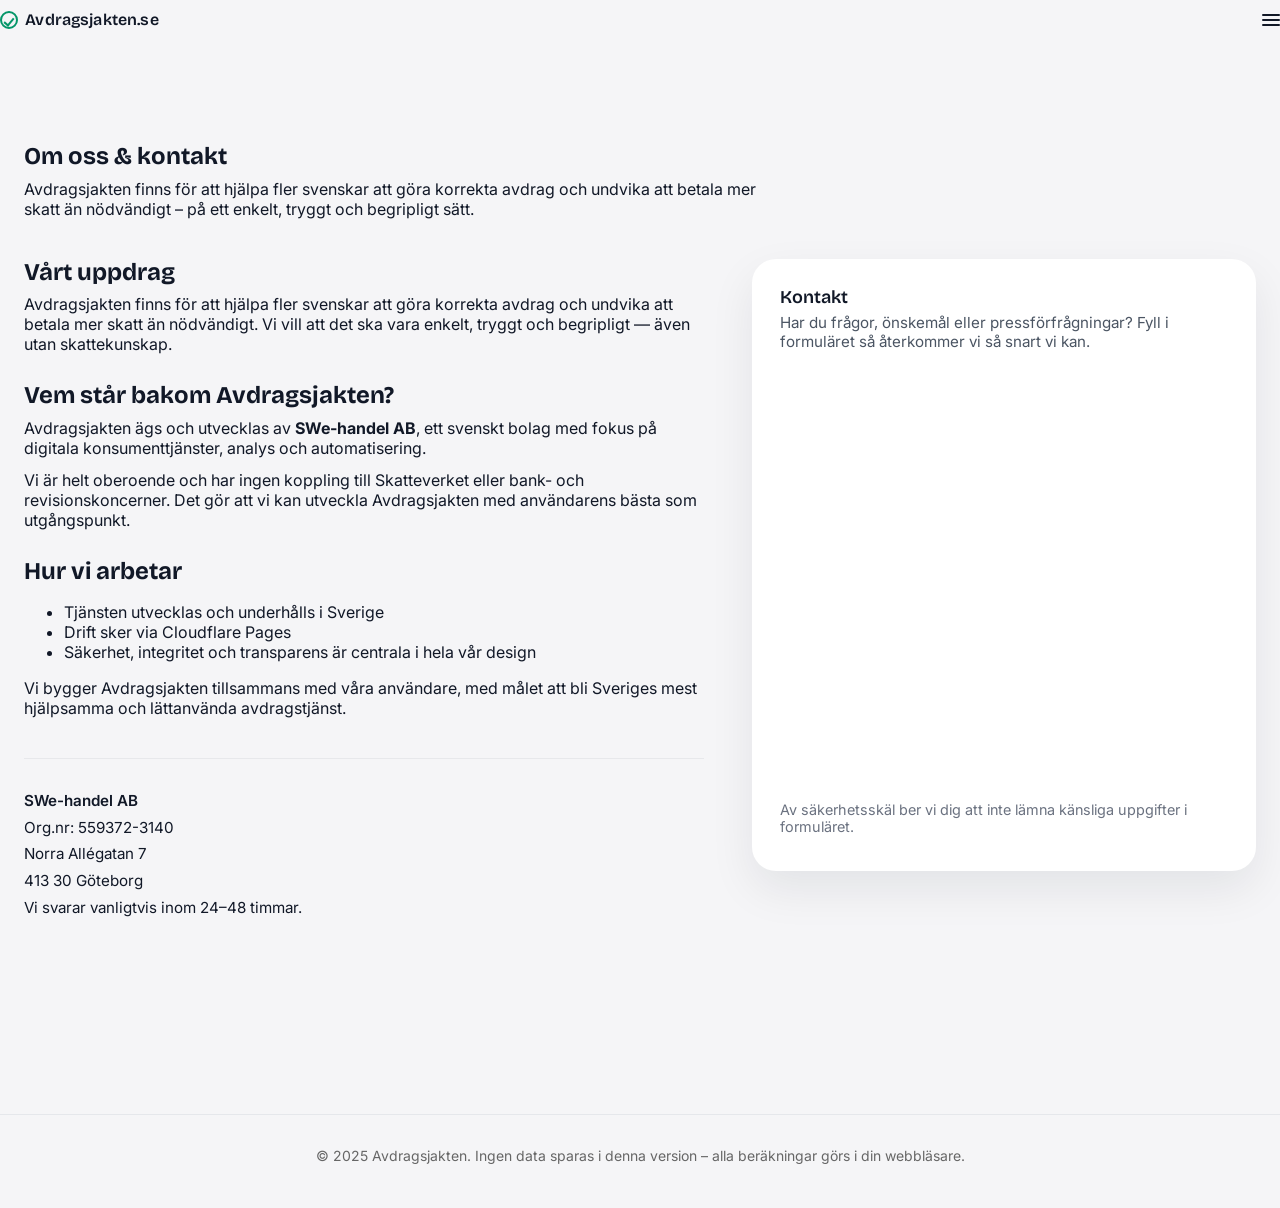
<file: om-oss-och-kontakt/index.html>
<!DOCTYPE html>
<html lang="sv">
<head>
  <!-- Google Fonts -->
  <link rel="preconnect" href="https://fonts.googleapis.com">
  <link rel="preconnect" href="https://fonts.gstatic.com" crossorigin>
  <link href="https://fonts.googleapis.com/css2?family=Bricolage+Grotesque:wght@600;700&family=Inter:wght@400;500;600&display=swap" rel="stylesheet">

  <!-- GA4 -->
  <script async src="https://www.googletagmanager.com/gtag/js?id=G-LYDQZ362WC"></script>
  <script>
    window.dataLayer = window.dataLayer || [];
    function gtag(){dataLayer.push(arguments);}
    gtag('js', new Date());
    gtag('config', 'G-LYDQZ362WC');
  </script>

  <!-- Favicons -->
  <link rel="icon" type="image/png" sizes="32x32" href="/favicon-32.png">
  <link rel="icon" type="image/png" sizes="192x192" href="/favicon-192.png">
  <link rel="shortcut icon" href="/favicon.ico">
  <link rel="apple-touch-icon" sizes="180x180" href="/apple-touch-icon.png">
  <link rel="manifest" href="/site.webmanifest">

  <meta charset="UTF-8" />
  <title>Om oss &amp; kontakt – Avdragsjakten.se</title>
  <meta name="viewport" content="width=device-width, initial-scale=1, maximum-scale=1" />
  <meta name="description" content="Läs mer om vilka som står bakom Avdragsjakten.se, hur vi arbetar och kontakta oss om frågor, önskemål eller pressförfrågningar." />

  <link rel="stylesheet" href="/styles.css" />

  <!-- Sid-specifik styling för om-oss/kontakt -->
  <style>
    .ak-section--about {
      padding-top: 3.5rem;
      padding-bottom: 4rem;
    }

    .ak-section--about .ak-section-header {
      margin-bottom: 2.5rem;
      max-width: 48rem;
    }

    .ak-contact-grid {
      display: grid;
      grid-template-columns: minmax(0, 1.35fr) minmax(0, 1fr);
      gap: 3rem;
      align-items: flex-start;
    }

    @media (max-width: 900px) {
      .ak-contact-grid {
        grid-template-columns: 1fr;
        gap: 2.5rem;
      }
    }

    .ak-contact-main .ak-block + .ak-block {
      margin-top: 1.75rem;
    }

    .ak-contact-form-card {
      background: var(--color-surface, #ffffff);
      border-radius: 1.5rem;
      box-shadow: 0 18px 45px rgba(15, 23, 42, 0.08);
      padding: 1.75rem 1.75rem 1.5rem;
    }

    @media (max-width: 600px) {
      .ak-contact-form-card {
        padding: 1.4rem 1.25rem 1.25rem;
        border-radius: 1.25rem;
      }
    }

    .ak-contact-form-title {
      font-size: 1.125rem;
      font-weight: 600;
      margin-bottom: 0.35rem;
    }

    .ak-contact-form-intro {
      font-size: 0.95rem;
      color: #4b5563;
      margin-bottom: 1rem;
    }

    .ak-contact-form-embed iframe {
      width: 100%;
      max-width: 100%;
      border: 0;
      border-radius: 1rem;
      display: block;
      margin: 0 auto;
      min-height: 420px;
    }

    .ak-contact-footnote {
      margin-top: 0.85rem;
      font-size: 0.9rem;
      color: #6b7280;
    }

    .ak-contact-company {
      margin-top: 2.5rem;
      padding-top: 1.75rem;
      border-top: 1px solid rgba(15, 23, 42, 0.06);
      font-size: 0.95rem;
      line-height: 1.6;
    }

    .ak-contact-company p {
      margin: 0.15rem 0;
    }

    .ak-contact-company strong {
      font-weight: 600;
    }
  </style>
</head>

<body>
  <header class="ak-header">
    <div class="ak-container ak-header-inner">
      <a href="/" class="ak-logo">
        <span class="ak-logo-mark" aria-hidden="true"></span>
        <span class="ak-logo-text">Avdragsjakten.se</span>
      </a>

      <button
        class="ak-menu-toggle"
        type="button"
        aria-expanded="false"
        aria-controls="akMainMenu"
      >
        <span class="ak-menu-icon" aria-hidden="true">
          <span></span>
          <span></span>
          <span></span>
        </span>
      </button>
    </div>

    <nav id="akMainMenu" class="ak-menu-panel" aria-hidden="true">
      <div class="ak-menu-backdrop" data-ak-menu-close></div>
      <div class="ak-menu-sheet">
        <button
          class="ak-menu-close"
          type="button"
          data-ak-menu-close
          aria-label="Stäng meny"
        >
          Stäng
        </button>
        <ul class="ak-menu-list">
          <li><a href="/sa-funkar-det/" data-ak-menu-close>Så funkar Avdragsjakten</a></li>
          <li><a href="/faq/" data-ak-menu-close>Vanliga frågor</a></li>
          <li><a href="/sekretess/" data-ak-menu-close>Sekretess &amp; säkerhet</a></li>
          <li><a href="/om-oss/" data-ak-menu-close>Om oss / Kontakt</a></li>
        </ul>
      </div>
    </nav>
  </header>

  <main class="ak-main">
    <section id="about" class="ak-section ak-section--about">
      <div class="ak-container">
        <header class="ak-section-header">
          <h1 class="ak-heading-1">Om oss &amp; kontakt</h1>
          <p class="ak-lead">
            Avdragsjakten finns för att hjälpa fler svenskar att göra korrekta avdrag
            och undvika att betala mer skatt än nödvändigt – på ett enkelt, tryggt
            och begripligt sätt.
          </p>
        </header>

        <div class="ak-contact-grid">
          <!-- Vänster kolumn: text om oss -->
          <div class="ak-contact-main">
            <div class="ak-block">
              <h2 class="ak-heading-2">Vårt uppdrag</h2>
              <p>
                Avdragsjakten finns för att hjälpa fler svenskar att göra korrekta avdrag
                och undvika att betala mer skatt än nödvändigt.
                Vi vill att det ska vara enkelt, tryggt och begripligt — även utan skattekunskap.
              </p>
            </div>

            <div class="ak-block">
              <h2 class="ak-heading-2">Vem står bakom Avdragsjakten?</h2>
              <p>
                Avdragsjakten ägs och utvecklas av <strong>SWe-handel AB</strong>, ett svenskt bolag
                med fokus på digitala konsumenttjänster, analys och automatisering.
              </p>
              <p>
                Vi är helt oberoende och har ingen koppling till Skatteverket eller bank- och
                revisionskoncerner. Det gör att vi kan utveckla Avdragsjakten med användarens
                bästa som utgångspunkt.
              </p>
            </div>

            <div class="ak-block">
              <h2 class="ak-heading-2">Hur vi arbetar</h2>
              <ul>
                <li>Tjänsten utvecklas och underhålls i Sverige</li>
                <li>Drift sker via Cloudflare Pages</li>
                <li>Säkerhet, integritet och transparens är centrala i hela vår design</li>
              </ul>
              <p>
                Vi bygger Avdragsjakten tillsammans med våra användare, med målet att bli
                Sveriges mest hjälpsamma och lättanvända avdragstjänst.
              </p>
            </div>

            <div class="ak-contact-company">
              <p><strong>SWe-handel AB</strong></p>
              <p>Org.nr: 559372-3140</p>
              <p>Norra Allégatan 7</p>
              <p>413 30 Göteborg</p>
              <p>Vi svarar vanligtvis inom 24–48 timmar.</p>
            </div>
          </div>

          <!-- Höger kolumn: kontaktformulär -->
          <aside class="ak-contact-form-card">
            <h2 class="ak-contact-form-title">Kontakt</h2>
            <p class="ak-contact-form-intro">
              Har du frågor, önskemål eller pressförfrågningar?
              Fyll i formuläret så återkommer vi så snart vi kan.
            </p>

            <div class="ak-contact-form-embed">
              <iframe
                src="https://33cff84e.sibforms.com/serve/[base64]"
                frameborder="0"
                scrolling="no"
                allowfullscreen
              ></iframe>
            </div>

            <p class="ak-contact-footnote">
              Av säkerhetsskäl ber vi dig att inte lämna känsliga uppgifter i formuläret.
            </p>
          </aside>
        </div>
      </div>
    </section>
  </main>

  <footer class="ak-footer">
    <div class="ak-container">
      <p>© 2025 Avdragsjakten. Ingen data sparas i denna version – alla beräkningar görs i din webbläsare.</p>
    </div>
  </footer>

  <script>
    // Dynamiskt år (om vi skulle lägga in span#year senare)
    const yearEl = document.getElementById("year");
    if (yearEl) {
      yearEl.textContent = new Date().getFullYear();
    }

    /* === Header & meny === */
    const akHeader = document.querySelector(".ak-header");
    const akMenuToggle = document.querySelector(".ak-menu-toggle");
    const akMenuPanel = document.getElementById("akMainMenu");

    if (akMenuToggle && akMenuPanel) {
      akMenuToggle.addEventListener("click", () => {
        const isOpen = akMenuPanel.classList.toggle("is-open");
        akMenuToggle.classList.toggle("is-open", isOpen);
        akMenuToggle.setAttribute("aria-expanded", isOpen ? "true" : "false");
        akMenuPanel.setAttribute("aria-hidden", isOpen ? "false" : "true");
      });

      akMenuPanel.addEventListener("click", (event) => {
        const target = event.target;
        if (
          target.matches("[data-ak-menu-close]") ||
          target.closest("[data-ak-menu-close]")
        ) {
          akMenuPanel.classList.remove("is-open");
          akMenuToggle.classList.remove("is-open");
          akMenuToggle.setAttribute("aria-expanded", "false");
          akMenuPanel.setAttribute("aria-hidden", "true");
        }
      });
    }

    // Subtil skugga när man scrollar
    window.addEventListener("scroll", () => {
      if (!akHeader) return;
      akHeader.classList.toggle("ak-header-scrolled", window.scrollY > 4);
    });
  </script>
</body>
</html>
</file>
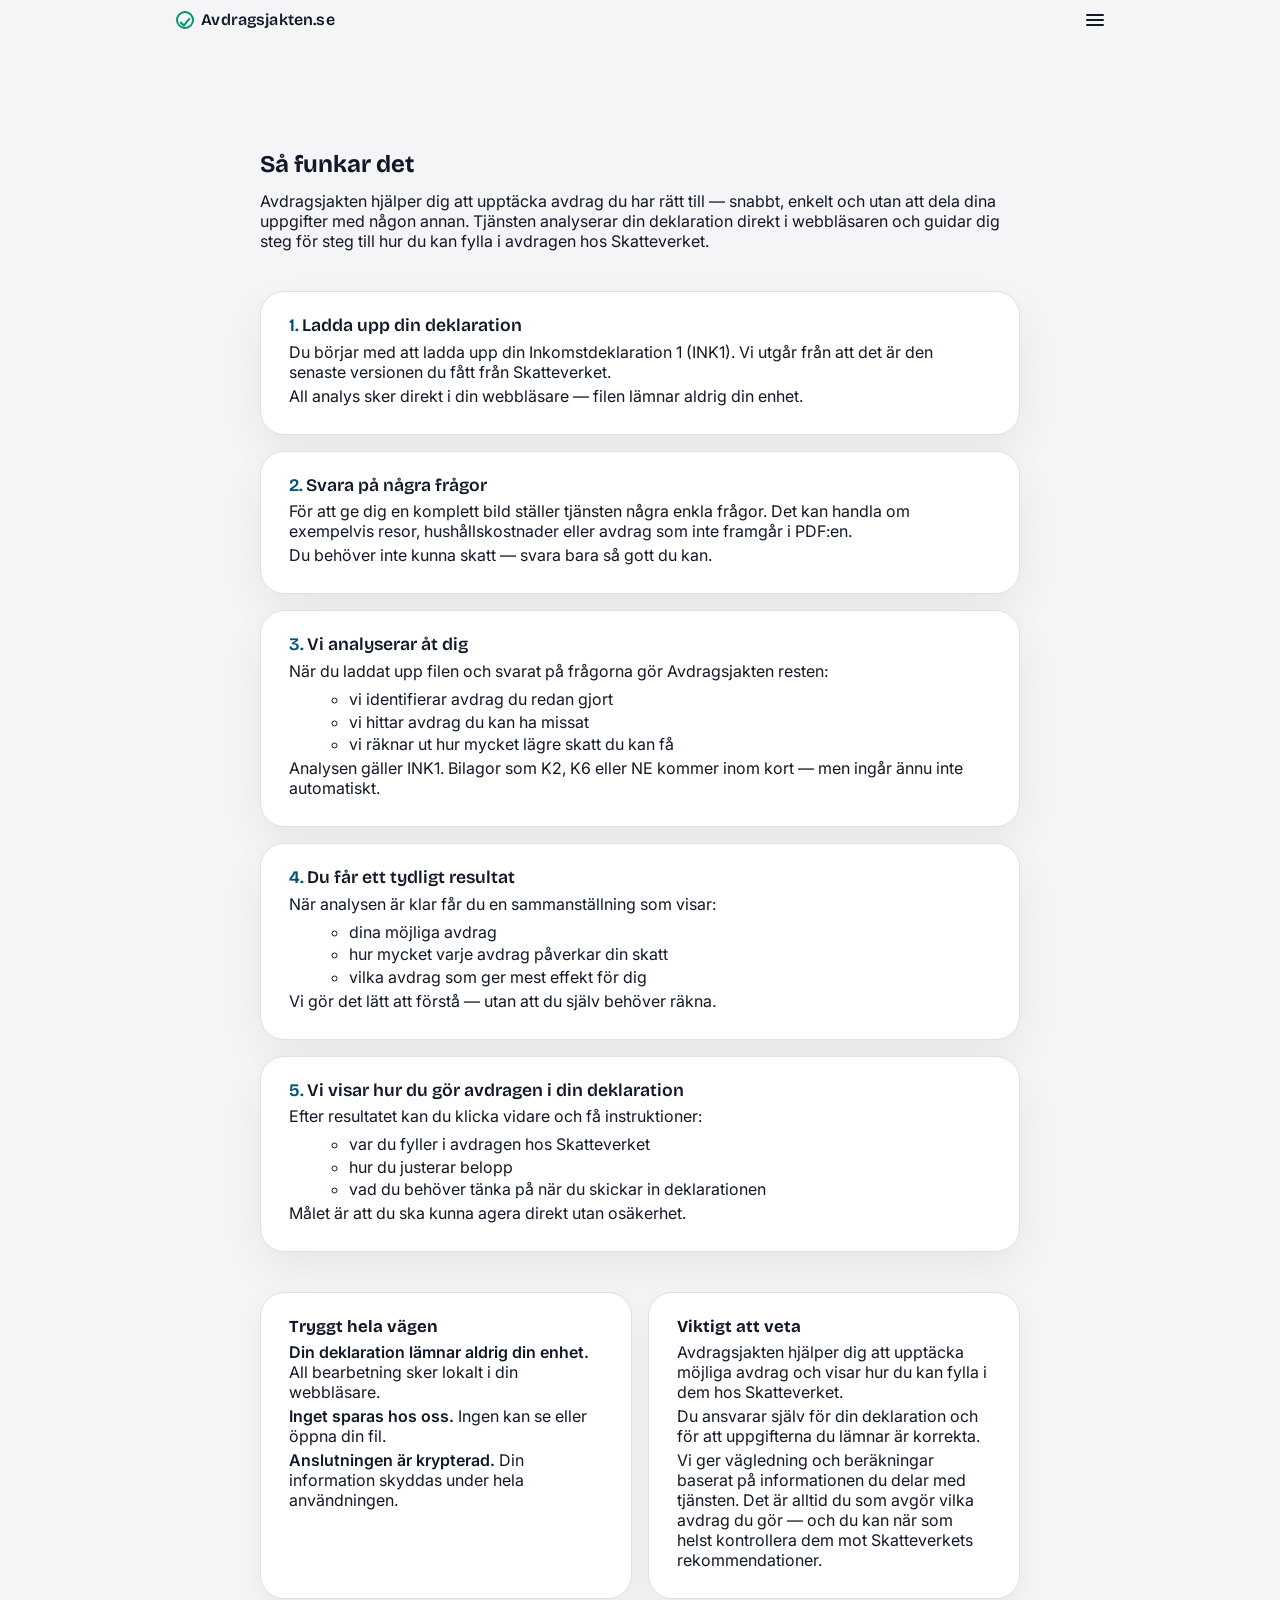
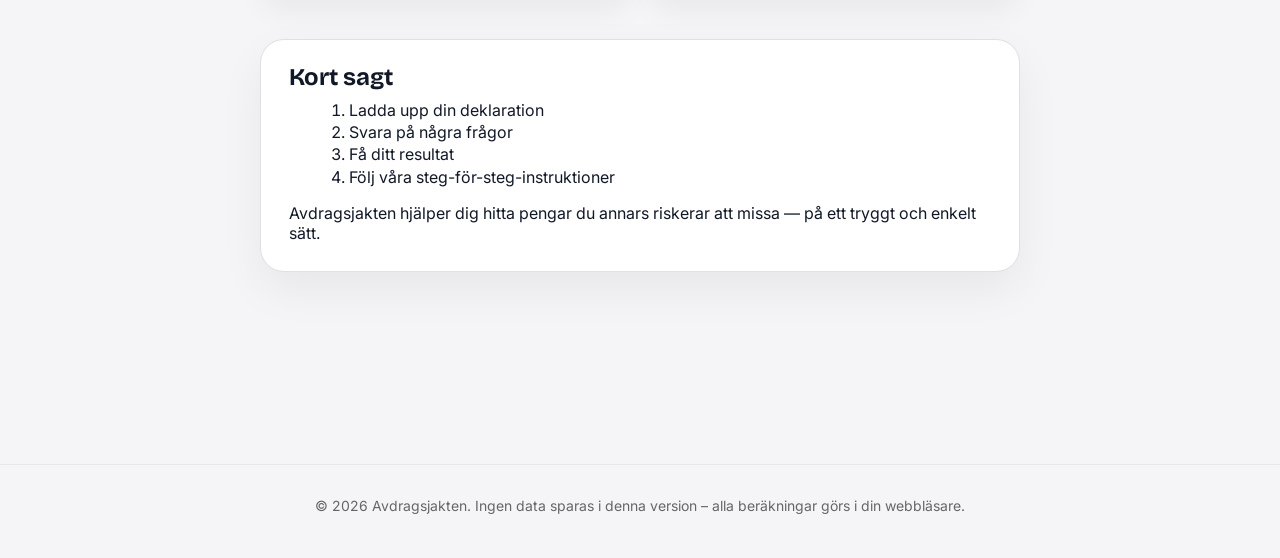
<file: sa-funkar-det/index.html>
<!DOCTYPE html>
<html lang="sv">
<head>
  <!-- Google Fonts -->
  <link rel="preconnect" href="https://fonts.googleapis.com">
  <link rel="preconnect" href="https://fonts.gstatic.com" crossorigin>
  <link href="https://fonts.googleapis.com/css2?family=Bricolage+Grotesque:wght@600;700&family=Inter:wght@400;500;600&display=swap" rel="stylesheet">

  <!-- GA4 -->
  <script async src="https://www.googletagmanager.com/gtag/js?id=G-LYDQZ362WC"></script>
  <script>
    window.dataLayer = window.dataLayer || [];
    function gtag(){dataLayer.push(arguments);}
    gtag('js', new Date());
    gtag('config', 'G-LYDQZ362WC');
  </script>

  <!-- Favicons -->
  <link rel="icon" type="image/png" sizes="32x32" href="/favicon-32.png">
  <link rel="icon" type="image/png" sizes="192x192" href="/favicon-192.png">
  <link rel="shortcut icon" href="/favicon.ico">
  <link rel="apple-touch-icon" sizes="180x180" href="/apple-touch-icon.png">
  <link rel="manifest" href="/site.webmanifest">

  <meta charset="UTF-8" />
  <title>Så funkar Avdragsjakten – steg för steg</title>
  <meta name="viewport" content="width=device-width, initial-scale=1, maximum-scale=1" />
  <meta name="description" content="Se hur Avdragsjakten fungerar steg för steg – från att ladda upp din deklaration till att få tydliga avdrag och instruktioner för Skatteverket." />

  <link rel="stylesheet" href="/styles.css" />

  <!-- Lokal layout för denna sida -->
  <style>
    .ak-section--how-page {
      padding-top: 4rem;
      padding-bottom: 4rem;
    }

    .ak-how-container {
      max-width: 760px;
      margin: 0 auto;
    }

    .ak-section-header {
      margin-bottom: 2.5rem;
    }

    .ak-section-header .ak-heading-1 {
      margin-bottom: 0.75rem;
    }

    .ak-section-header .ak-lead {
      max-width: 52rem;
    }

    .ak-steps-list {
      list-style: none;
      padding: 0;
      margin: 0 0 2.5rem;
      display: flex;
      flex-direction: column;
      gap: 1rem;
    }

    .ak-step-card {
      background: #ffffff;
      border-radius: 24px;
      border: 1px solid var(--color-border, #e2e8f0);
      padding: 1.5rem 1.75rem;
      box-shadow: 0 18px 45px rgba(15, 23, 42, 0.06);
    }

    .ak-step-card + .ak-step-card {
      margin-top: 0;
    }

    .ak-step-title {
      font-size: 1.1rem;
      font-weight: 600;
      margin: 0 0 0.35rem;
    }

    .ak-step-number {
      display: inline-block;
      font-weight: 600;
      margin-right: 0.2rem;
      color: var(--color-primary, #005078);
    }

    .ak-step-card p {
      margin: 0.25rem 0;
    }

    .ak-step-card ul {
      margin: 0.5rem 0 0.25rem 1.25rem;
    }

    .ak-step-card li + li {
      margin-top: 0.15rem;
    }

    .ak-how-grid {
      display: flex;
      flex-direction: column;
      gap: 1rem;
      margin-bottom: 2.5rem;
    }

    .ak-how-grid .ak-step-card {
      box-shadow: 0 12px 30px rgba(15, 23, 42, 0.05);
    }

    .ak-how-grid h2.ak-heading-2 {
      margin-top: 0;
      margin-bottom: 0.35rem;
      font-size: 1.05rem;
    }

    .ak-how-grid strong {
      font-weight: 600;
    }

    .ak-summary-card {
      margin-bottom: 0;
    }

    .ak-summary-card ol {
      margin: 0.5rem 0 1rem 1.25rem;
    }

    .ak-summary-card li + li {
      margin-top: 0.15rem;
    }

    @media (min-width: 900px) {
      .ak-how-grid {
        flex-direction: row;
      }
      .ak-how-grid > .ak-step-card {
        width: 50%;
      }
    }
  </style>
</head>

<body>
  <header class="ak-header">
    <div class="container ak-header-inner">
      <a href="/" class="ak-logo">
        <span class="ak-logo-mark" aria-hidden="true"></span>
        <span class="ak-logo-text">Avdragsjakten.se</span>
      </a>

      <button
        class="ak-menu-toggle"
        type="button"
        aria-expanded="false"
        aria-controls="akMainMenu"
      >
        <span class="ak-menu-icon" aria-hidden="true">
          <span></span>
          <span></span>
          <span></span>
        </span>
      </button>
    </div>

    <nav id="akMainMenu" class="ak-menu-panel" aria-hidden="true">
      <div class="ak-menu-backdrop" data-ak-menu-close></div>
      <div class="ak-menu-sheet">
        <button
          class="ak-menu-close"
          type="button"
          data-ak-menu-close
          aria-label="Stäng meny"
        >
          Stäng
        </button>
        <ul class="ak-menu-list">
          <li><a href="/sa-funkar-det" data-ak-menu-close>Så funkar Avdragsjakten</a></li>
          <li><a href="/faq" data-ak-menu-close>Vanliga frågor</a></li>
          <li><a href="/sekretess" data-ak-menu-close>Sekretess &amp; säkerhet</a></li>
          <li><a href="#about" data-ak-menu-close>Om oss / Kontakt</a></li>
        </ul>
      </div>
    </nav>
  </header>

  <main class="ak-main">
    <section class="ak-section ak-section--how-page">
      <div class="ak-container ak-how-container">

        <header class="ak-section-header">
          <h1 class="ak-heading-1">Så funkar det</h1>
          <p class="ak-lead">
            Avdragsjakten hjälper dig att upptäcka avdrag du har rätt till — snabbt, enkelt och utan att
            dela dina uppgifter med någon annan. Tjänsten analyserar din deklaration direkt i webbläsaren och
            guidar dig steg för steg till hur du kan fylla i avdragen hos Skatteverket.
          </p>
        </header>

        <ol class="ak-steps-list">
          <li class="ak-step-card">
            <h2 class="ak-step-title">
              <span class="ak-step-number">1.</span>Ladda upp din deklaration
            </h2>
            <p>Du börjar med att ladda upp din Inkomstdeklaration 1 (INK1). Vi utgår från att det är den senaste versionen du fått från Skatteverket.</p>
            <p>All analys sker direkt i din webbläsare — filen lämnar aldrig din enhet.</p>
          </li>

          <li class="ak-step-card">
            <h2 class="ak-step-title">
              <span class="ak-step-number">2.</span>Svara på några frågor
            </h2>
            <p>För att ge dig en komplett bild ställer tjänsten några enkla frågor. Det kan handla om exempelvis resor, hushållskostnader eller avdrag som inte framgår i PDF:en.</p>
            <p>Du behöver inte kunna skatt — svara bara så gott du kan.</p>
          </li>

          <li class="ak-step-card">
            <h2 class="ak-step-title">
              <span class="ak-step-number">3.</span>Vi analyserar åt dig
            </h2>
            <p>När du laddat upp filen och svarat på frågorna gör Avdragsjakten resten:</p>
            <ul>
              <li>vi identifierar avdrag du redan gjort</li>
              <li>vi hittar avdrag du kan ha missat</li>
              <li>vi räknar ut hur mycket lägre skatt du kan få</li>
            </ul>
            <p>Analysen gäller INK1. Bilagor som K2, K6 eller NE kommer inom kort — men ingår ännu inte automatiskt.</p>
          </li>

          <li class="ak-step-card">
            <h2 class="ak-step-title">
              <span class="ak-step-number">4.</span>Du får ett tydligt resultat
            </h2>
            <p>När analysen är klar får du en sammanställning som visar:</p>
            <ul>
              <li>dina möjliga avdrag</li>
              <li>hur mycket varje avdrag påverkar din skatt</li>
              <li>vilka avdrag som ger mest effekt för dig</li>
            </ul>
            <p>Vi gör det lätt att förstå — utan att du själv behöver räkna.</p>
          </li>

          <li class="ak-step-card">
            <h2 class="ak-step-title">
              <span class="ak-step-number">5.</span>Vi visar hur du gör avdragen i din deklaration
            </h2>
            <p>Efter resultatet kan du klicka vidare och få instruktioner:</p>
            <ul>
              <li>var du fyller i avdragen hos Skatteverket</li>
              <li>hur du justerar belopp</li>
              <li>vad du behöver tänka på när du skickar in deklarationen</li>
            </ul>
            <p>Målet är att du ska kunna agera direkt utan osäkerhet.</p>
          </li>
        </ol>

        <div class="ak-how-grid">
          <section class="ak-step-card">
            <h2 class="ak-heading-2">Tryggt hela vägen</h2>
            <p><strong>Din deklaration lämnar aldrig din enhet.</strong> All bearbetning sker lokalt i din webbläsare.</p>
            <p><strong>Inget sparas hos oss.</strong> Ingen kan se eller öppna din fil.</p>
            <p><strong>Anslutningen är krypterad.</strong> Din information skyddas under hela användningen.</p>
          </section>

          <section class="ak-step-card">
            <h2 class="ak-heading-2">Viktigt att veta</h2>
            <p>Avdragsjakten hjälper dig att upptäcka möjliga avdrag och visar hur du kan fylla i dem hos Skatteverket.</p>
            <p>Du ansvarar själv för din deklaration och för att uppgifterna du lämnar är korrekta.</p>
            <p>Vi ger vägledning och beräkningar baserat på informationen du delar med tjänsten. Det är alltid du som avgör vilka avdrag du gör — och du kan när som helst kontrollera dem mot Skatteverkets rekommendationer.</p>
          </section>
        </div>

        <section class="ak-step-card ak-summary-card">
          <h2 class="ak-heading-2">Kort sagt</h2>
          <ol>
            <li>Ladda upp din deklaration</li>
            <li>Svara på några frågor</li>
            <li>Få ditt resultat</li>
            <li>Följ våra steg-för-steg-instruktioner</li>
          </ol>
          <p>Avdragsjakten hjälper dig hitta pengar du annars riskerar att missa — på ett tryggt och enkelt sätt.</p>
        </section>

      </div>
    </section>
  </main>

  <footer class="ak-footer">
    <div class="ak-container">
      <p>© <span id="year"></span> Avdragsjakten. Ingen data sparas i denna version – alla beräkningar görs i din webbläsare.</p>
    </div>
  </footer>

  <script>
    // År i footern
    const yearEl = document.getElementById("year");
    if (yearEl) {
      yearEl.textContent = new Date().getFullYear();
    }

    // Header & meny
    const akHeader = document.querySelector(".ak-header");
    const akMenuToggle = document.querySelector(".ak-menu-toggle");
    const akMenuPanel = document.getElementById("akMainMenu");

    if (akMenuToggle && akMenuPanel) {
      akMenuToggle.addEventListener("click", () => {
        const isOpen = akMenuPanel.classList.toggle("is-open");
        akMenuToggle.classList.toggle("is-open", isOpen);
        akMenuToggle.setAttribute("aria-expanded", isOpen ? "true" : "false");
        akMenuPanel.setAttribute("aria-hidden", isOpen ? "false" : "true");
      });

      akMenuPanel.addEventListener("click", (event) => {
        const target = event.target;
        if (
          target.matches("[data-ak-menu-close]") ||
          target.closest("[data-ak-menu-close]")
        ) {
          akMenuPanel.classList.remove("is-open");
          akMenuToggle.classList.remove("is-open");
          akMenuToggle.setAttribute("aria-expanded", "false");
          akMenuPanel.setAttribute("aria-hidden", "true");
        }
      });
    }

    // Subtil skugga när man scrollar
    window.addEventListener("scroll", () => {
      if (!akHeader) return;
      akHeader.classList.toggle("ak-header-scrolled", window.scrollY > 4);
    });
  </script>
</body>
</html>
</file>
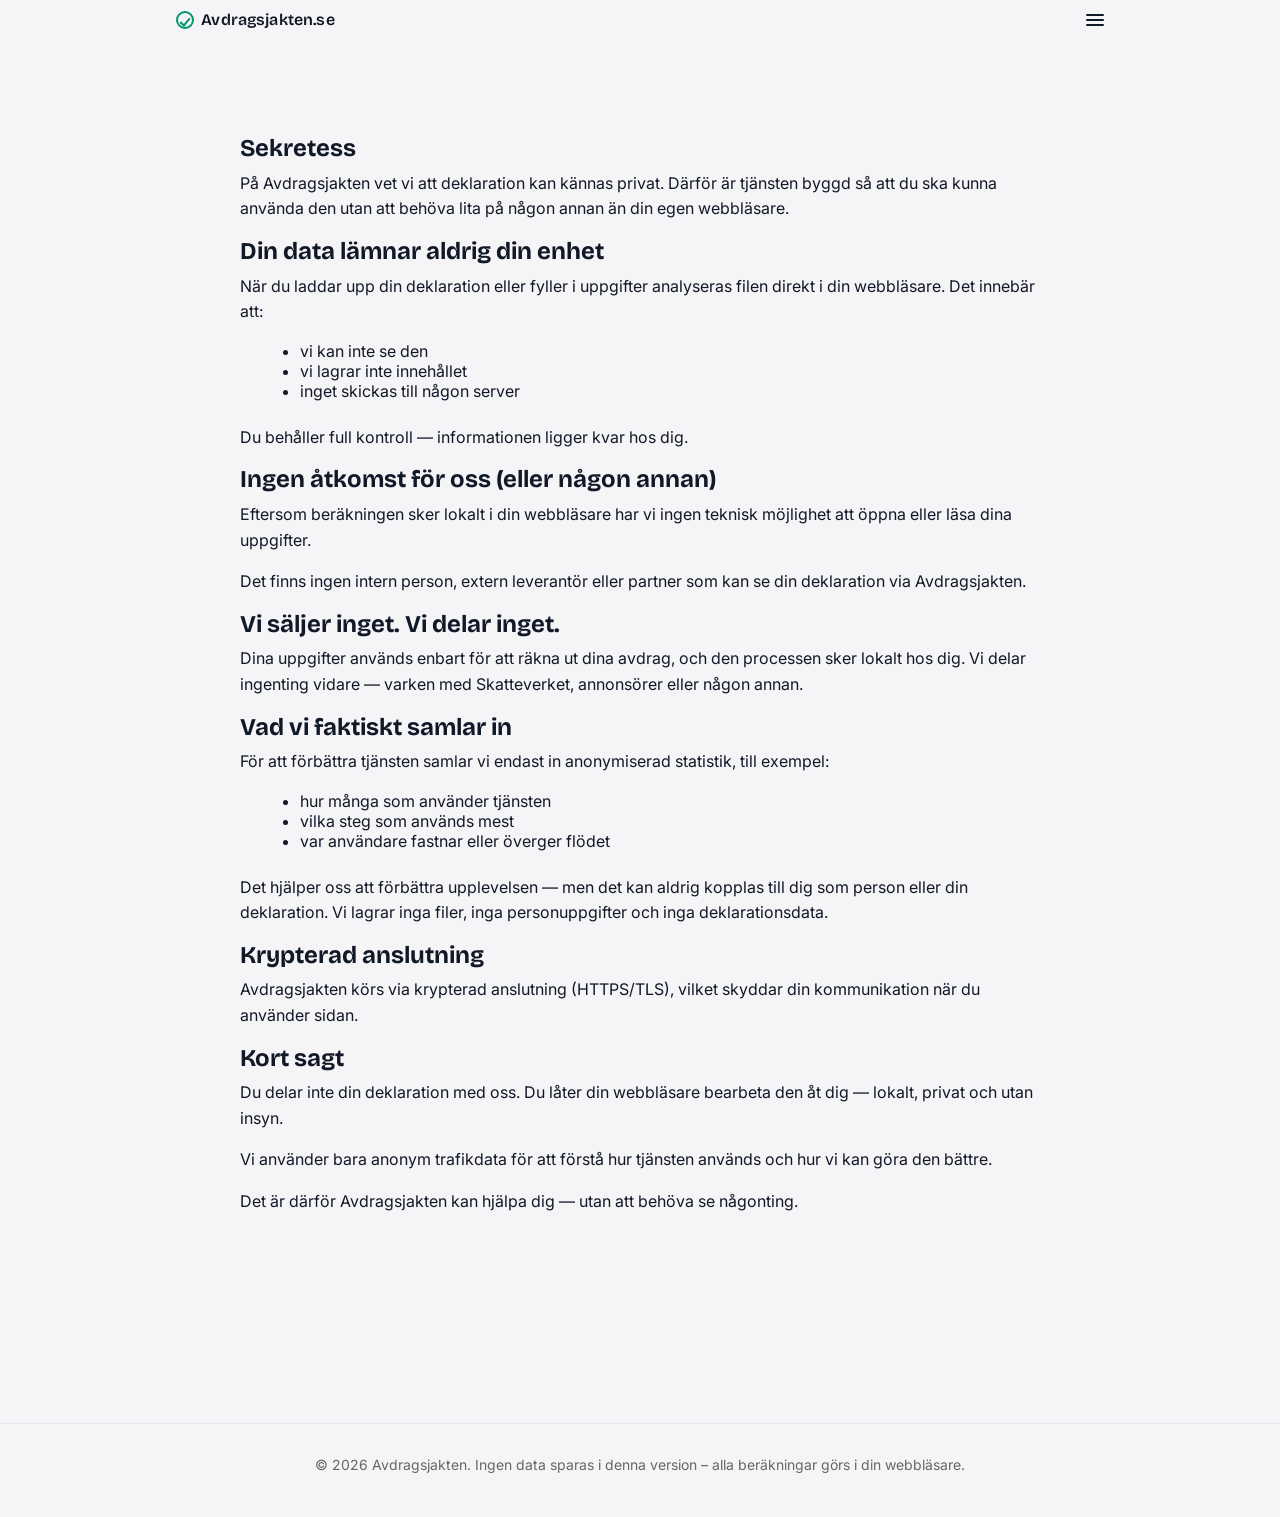
<file: sekretess/index.html>
<!DOCTYPE html>
<html lang="sv">
<head>
  <!-- Google Fonts -->
  <link rel="preconnect" href="https://fonts.googleapis.com">
  <link rel="preconnect" href="https://fonts.gstatic.com" crossorigin>
  <link href="https://fonts.googleapis.com/css2?family=Bricolage+Grotesque:wght@600;700&family=Inter:wght@400;500;600&display=swap" rel="stylesheet">

  <!-- GA4 -->
  <script async src="https://www.googletagmanager.com/gtag/js?id=G-LYDQZ362WC"></script>
  <script>
    window.dataLayer = window.dataLayer || [];
    function gtag(){dataLayer.push(arguments);}
    gtag('js', new Date());
    gtag('config', 'G-LYDQZ362WC');
  </script>

  <!-- Favicons -->
  <link rel="icon" type="image/png" sizes="32x32" href="/favicon-32.png">
  <link rel="icon" type="image/png" sizes="192x192" href="/favicon-192.png">
  <link rel="shortcut icon" href="/favicon.ico">
  <link rel="apple-touch-icon" sizes="180x180" href="/apple-touch-icon.png">
  <link rel="manifest" href="/site.webmanifest">

  <meta charset="UTF-8" />
  <title>Sekretess &amp; säkerhet – Avdragsjakten.se</title>
  <meta name="viewport" content="width=device-width, initial-scale=1, maximum-scale=1" />
  <meta name="description" content="Läs om hur Avdragsjakten.se hanterar din data: ingen deklaration laddas upp till server, alla beräkningar sker lokalt i din webbläsare och vi samlar bara in anonym statistik." />

  <!-- Styles -->
  <link rel="stylesheet" href="/styles.css" />
</head>
<body>

  <header class="ak-header">
    <div class="container ak-header-inner">
      <a href="/" class="ak-logo">
        <span class="ak-logo-mark" aria-hidden="true"></span>
        <span class="ak-logo-text">Avdragsjakten.se</span>
      </a>

      <button
        class="ak-menu-toggle"
        type="button"
        aria-expanded="false"
        aria-controls="akMainMenu"
      >
        <span class="ak-menu-icon" aria-hidden="true">
          <span></span>
          <span></span>
          <span></span>
        </span>
      </button>
    </div>

    <nav id="akMainMenu" class="ak-menu-panel" aria-hidden="true">
      <div class="ak-menu-backdrop" data-ak-menu-close></div>
      <div class="ak-menu-sheet">
        <button
          class="ak-menu-close"
          type="button"
          data-ak-menu-close
          aria-label="Stäng meny"
        >
          Stäng
        </button>
        <ul class="ak-menu-list">
          <li><a href="/#how-it-works" data-ak-menu-close>Så funkar Avdragsjakten</a></li>
          <li><a href="/faq" data-ak-menu-close>Vanliga frågor</a></li>
          <li><a href="/sekretess" data-ak-menu-close>Sekretess &amp; säkerhet</a></li>
          <li><a href="/#about" data-ak-menu-close>Om oss / Kontakt</a></li>
        </ul>
      </div>
    </nav>
  </header>

  <main class="ak-main">
    <section id="privacy" class="ak-section ak-section--privacy">
      <div class="ak-container">
        <h1 class="ak-heading-1">Sekretess</h1>
        <p class="ak-lead">
          På Avdragsjakten vet vi att deklaration kan kännas privat. Därför är tjänsten byggd så att du ska kunna använda den utan att behöva lita på någon annan än din egen webbläsare.
        </p>

        <div class="ak-block">
          <h2 class="ak-heading-2">Din data lämnar aldrig din enhet</h2>
          <p>
            När du laddar upp din deklaration eller fyller i uppgifter analyseras filen direkt i din webbläsare. Det innebär att:
          </p>
          <ul>
            <li>vi kan inte se den</li>
            <li>vi lagrar inte innehållet</li>
            <li>inget skickas till någon server</li>
          </ul>
          <p>Du behåller full kontroll — informationen ligger kvar hos dig.</p>
        </div>

        <div class="ak-block">
          <h2 class="ak-heading-2">Ingen åtkomst för oss (eller någon annan)</h2>
          <p>
            Eftersom beräkningen sker lokalt i din webbläsare har vi ingen teknisk möjlighet att öppna eller läsa dina uppgifter.
          </p>
          <p>
            Det finns ingen intern person, extern leverantör eller partner som kan se din deklaration via Avdragsjakten.
          </p>
        </div>

        <div class="ak-block">
          <h2 class="ak-heading-2">Vi säljer inget. Vi delar inget.</h2>
          <p>
            Dina uppgifter används enbart för att räkna ut dina avdrag, och den processen sker lokalt hos dig.
            Vi delar ingenting vidare — varken med Skatteverket, annonsörer eller någon annan.
          </p>
        </div>

        <div class="ak-block">
          <h2 class="ak-heading-2">Vad vi faktiskt samlar in</h2>
          <p>För att förbättra tjänsten samlar vi endast in anonymiserad statistik, till exempel:</p>
          <ul>
            <li>hur många som använder tjänsten</li>
            <li>vilka steg som används mest</li>
            <li>var användare fastnar eller överger flödet</li>
          </ul>
          <p>
            Det hjälper oss att förbättra upplevelsen — men det kan aldrig kopplas till dig som person eller din deklaration.
            Vi lagrar inga filer, inga personuppgifter och inga deklarationsdata.
          </p>
        </div>

        <div class="ak-block">
          <h2 class="ak-heading-2">Krypterad anslutning</h2>
          <p>
            Avdragsjakten körs via krypterad anslutning (HTTPS/TLS), vilket skyddar din kommunikation när du använder sidan.
          </p>
        </div>

        <div class="ak-block">
          <h2 class="ak-heading-2">Kort sagt</h2>
          <p>
            Du delar inte din deklaration med oss. Du låter din webbläsare bearbeta den åt dig — lokalt, privat och utan insyn.
          </p>
          <p>
            Vi använder bara anonym trafikdata för att förstå hur tjänsten används och hur vi kan göra den bättre.
          </p>
          <p>
            Det är därför Avdragsjakten kan hjälpa dig — utan att behöva se någonting.
          </p>
        </div>
      </div>
    </section>
  </main>

  <footer class="ak-footer">
    <div class="ak-container">
      <p>© <span id="year"></span> Avdragsjakten. Ingen data sparas i denna version – alla beräkningar görs i din webbläsare.</p>
    </div>
  </footer>

  <!-- JS: årtal + meny + header-skugga -->
  <script>
    // År i footern
    const yearEl = document.getElementById("year");
    if (yearEl) {
      yearEl.textContent = new Date().getFullYear();
    }

    // Header & meny
    const akHeader = document.querySelector(".ak-header");
    const akMenuToggle = document.querySelector(".ak-menu-toggle");
    const akMenuPanel = document.getElementById("akMainMenu");

    if (akMenuToggle && akMenuPanel) {
      akMenuToggle.addEventListener("click", () => {
        const isOpen = akMenuPanel.classList.toggle("is-open");
        akMenuToggle.classList.toggle("is-open", isOpen);
        akMenuToggle.setAttribute("aria-expanded", isOpen ? "true" : "false");
        akMenuPanel.setAttribute("aria-hidden", isOpen ? "false" : "true");
      });

      akMenuPanel.addEventListener("click", (event) => {
        const target = event.target;
        if (
          target.matches("[data-ak-menu-close]") ||
          target.closest("[data-ak-menu-close]")
        ) {
          akMenuPanel.classList.remove("is-open");
          akMenuToggle.classList.remove("is-open");
          akMenuToggle.setAttribute("aria-expanded", "false");
          akMenuPanel.setAttribute("aria-hidden", "true");
        }
      });
    }

    // Subtil skugga när man scrollar
    window.addEventListener("scroll", () => {
      if (!akHeader) return;
      akHeader.classList.toggle("ak-header-scrolled", window.scrollY > 4);
    });
  </script>
</body>
</html>
</file>
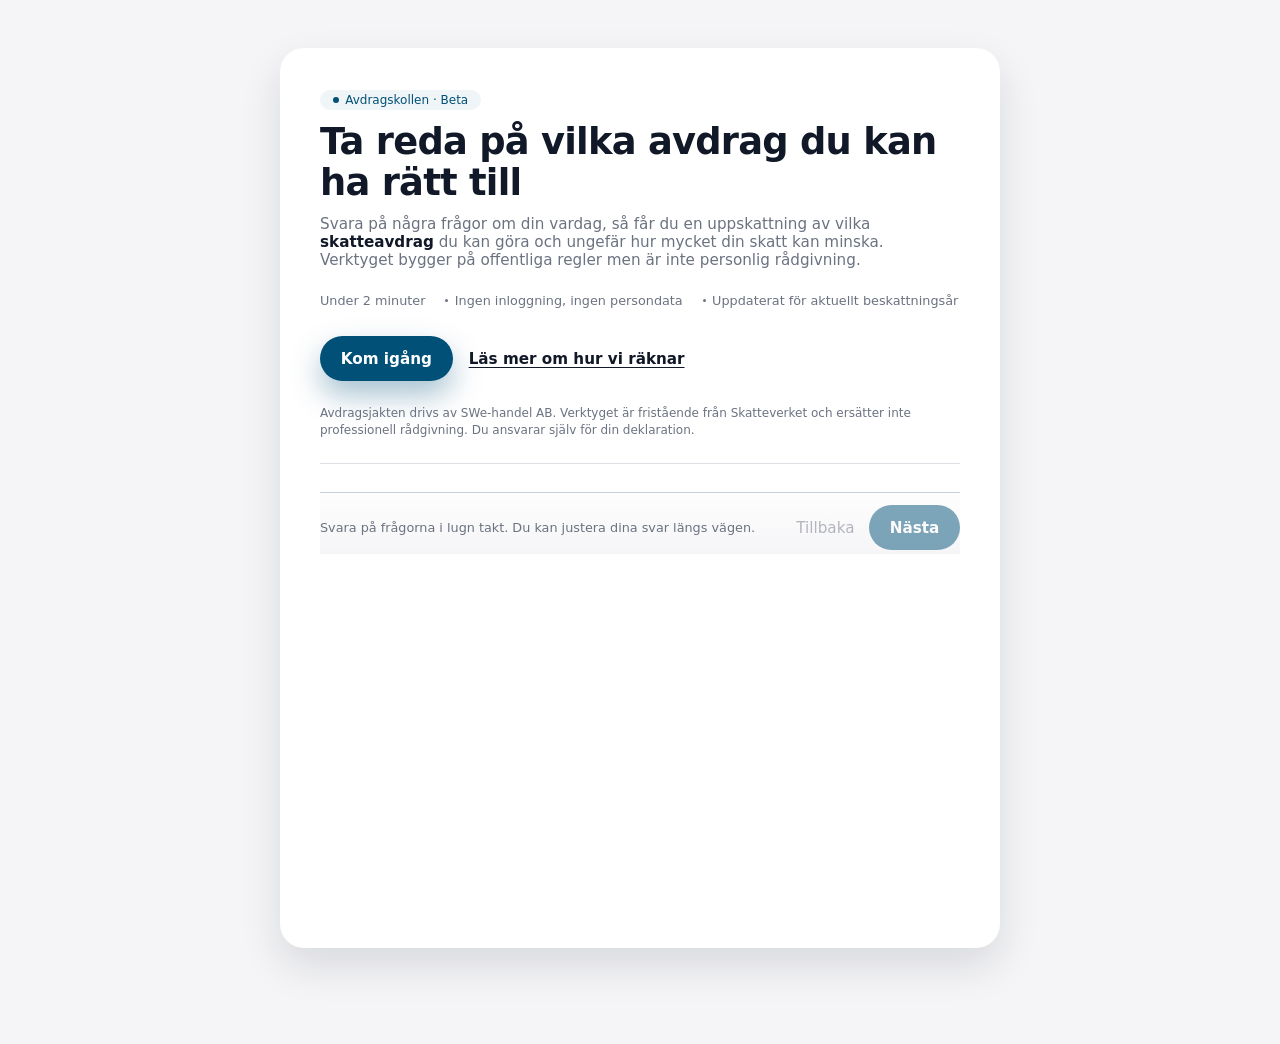
<file: verktyg/avdragskollen-beta.html>
<!DOCTYPE html>
<html lang="sv">
<head>
  <meta charset="utf-8">
  <title>Avdragskollen – Avdragsjakten</title>
  <meta name="viewport" content="width=device-width, initial-scale=1">

  <!-- Antag att fonts och grundläggande design-variabler redan sätts globalt.
       Här används bara var(--color-primary) m.fl. som pekar på ert designsystem. -->
  <style>
    :root {
      /* Fallbacks om variabler saknas globalt */
      --color-primary: #005078;
      --color-primary-hover: #003b58;
      --color-accent: #3BB273;
      --color-bg: #f5f5f7;
      --color-surface: #ffffff;
      --color-border: #dde0e5;
      --color-text: #111827;
      --color-text-muted: #6b7280;
      --radius-lg: 16px;
      --radius-full: 999px;
      --shadow-soft: 0 18px 40px rgba(15, 23, 42, 0.12);
      --font-heading: "Bricolage Grotesque", system-ui, -apple-system, BlinkMacSystemFont, sans-serif;
      --font-body: "Inter", system-ui, -apple-system, BlinkMacSystemFont, sans-serif;
    }

    body {
      margin: 0;
      font-family: var(--font-body);
      background: var(--color-bg);
      color: var(--color-text);
    }

    .ak-main {
      min-height: 100vh;
      display: flex;
      justify-content: center;
      padding: 1.5rem 1rem 6rem;
    }

    .ak-shell {
      width: 100%;
      max-width: 720px;
      background: var(--color-surface);
      border-radius: 24px;
      box-shadow: var(--shadow-soft);
      padding: 1.5rem 1.25rem 1.25rem;
      box-sizing: border-box;
    }

    @media (min-width: 768px) {
      .ak-main {
        padding: 3rem 1.5rem 6rem;
      }
      .ak-shell {
        padding: 2.5rem 2.5rem 2rem;
      }
    }

    .ak-badge {
      display: inline-flex;
      align-items: center;
      gap: 0.4rem;
      padding: 0.2rem 0.8rem;
      border-radius: var(--radius-full);
      font-size: 0.75rem;
      font-weight: 500;
      background: rgba(0, 80, 120, 0.06);
      color: var(--color-primary);
      margin-bottom: 0.75rem;
    }

    .ak-badge-dot {
      width: 6px;
      height: 6px;
      border-radius: 999px;
      background: var(--color-primary);
    }

    .ak-hero-title {
      font-family: var(--font-heading);
      font-size: clamp(1.9rem, 4vw, 2.3rem);
      line-height: 1.1;
      margin: 0 0 0.75rem;
      letter-spacing: -0.02em;
    }

    .ak-hero-sub {
      margin: 0 0 1.5rem;
      color: var(--color-text-muted);
      font-size: 0.95rem;
      max-width: 40rem;
    }

    .ak-hero-highlight {
      font-weight: 600;
      color: var(--color-text);
    }

    .ak-hero-meta {
      display: flex;
      flex-wrap: wrap;
      gap: 0.75rem 1.25rem;
      font-size: 0.8rem;
      color: var(--color-text-muted);
      margin-bottom: 1.75rem;
    }

    .ak-hero-meta-item {
      display: inline-flex;
      align-items: center;
      gap: 0.4rem;
    }

    .ak-meta-dot {
      width: 3px;
      height: 3px;
      border-radius: 999px;
      background: var(--color-text-muted);
    }

    .ak-cta-row {
      display: flex;
      flex-direction: column;
      gap: 0.75rem;
      margin-bottom: 1.5rem;
    }

    @media (min-width: 640px) {
      .ak-cta-row {
        flex-direction: row;
        align-items: center;
        gap: 1rem;
      }
    }

    .ak-btn {
      appearance: none;
      border: none;
      cursor: pointer;
      font-family: inherit;
      font-weight: 600;
      font-size: 0.95rem;
      padding: 0.85rem 1.3rem;
      border-radius: var(--radius-full);
      display: inline-flex;
      align-items: center;
      justify-content: center;
      gap: 0.4rem;
      text-decoration: none;
      transition: background 0.15s ease, color 0.15s ease, box-shadow 0.15s ease, transform 0.08s ease;
      white-space: nowrap;
    }

    .ak-btn:disabled {
      cursor: not-allowed;
      opacity: 0.5;
      transform: none;
      box-shadow: none;
    }

    .ak-btn-primary {
      background: var(--color-primary);
      color: #fff;
      box-shadow: 0 14px 30px rgba(0, 80, 120, 0.35);
    }
    .ak-btn-primary:hover:not(:disabled),
    .ak-btn-primary:focus-visible:not(:disabled) {
      background: var(--color-primary-hover);
      box-shadow: 0 18px 36px rgba(0, 80, 120, 0.45);
      transform: translateY(-1px);
    }

    .ak-btn-secondary {
      background: transparent;
      color: var(--color-text);
      border-radius: 999px;
      padding-inline: 0;
    }

    .ak-btn-secondary span {
      text-decoration: underline;
      text-decoration-thickness: 1px;
      text-underline-offset: 3px;
    }

    .ak-disclaimer {
      font-size: 0.75rem;
      color: var(--color-text-muted);
      line-height: 1.4;
    }

    .ak-divider {
      height: 1px;
      background: var(--color-border);
      margin: 1.5rem 0 1rem;
    }

    /* Steg-wrapper */
    .ak-step-shell {
      margin-top: 0.75rem;
    }

    .ak-progress {
      display: flex;
      justify-content: space-between;
      align-items: center;
      gap: 0.75rem;
      margin-bottom: 1rem;
    }

    .ak-progress-label {
      font-size: 0.8rem;
      color: var(--color-text-muted);
    }

    .ak-progress-bar {
      flex: 1;
      height: 6px;
      border-radius: 999px;
      background: rgba(15, 23, 42, 0.06);
      overflow: hidden;
    }

    .ak-progress-bar-fill {
      height: 100%;
      width: 0;
      border-radius: inherit;
      background: var(--color-primary);
      transition: width 0.2s ease;
    }

    .ak-step-title {
      font-family: var(--font-heading);
      font-size: 1.2rem;
      margin: 0 0 0.4rem;
    }

    .ak-step-sub {
      margin: 0 0 1.25rem;
      font-size: 0.9rem;
      color: var(--color-text-muted);
    }

    .ak-options {
      display: grid;
      gap: 0.75rem;
      margin-bottom: 1rem;
    }

    .ak-option {
      width: 100%;
      text-align: left;
      border-radius: var(--radius-lg);
      padding: 0.7rem 0.9rem;
      border: 1px solid var(--color-border);
      background: #fff;
      font-size: 0.9rem;
      font-weight: 500;
      color: var(--color-text);
      display: flex;
      align-items: center;
      justify-content: space-between;
      gap: 0.5rem;
      transition: border 0.15s ease, background 0.15s ease, box-shadow 0.15s ease, transform 0.08s ease;
    }

    .ak-option:hover:not(.ak-option-selected) {
      border-color: rgba(0, 80, 120, 0.35);
      box-shadow: 0 10px 20px rgba(15, 23, 42, 0.08);
      transform: translateY(-1px);
    }

    .ak-option-selected {
      border-color: var(--color-primary);
      box-shadow: 0 12px 28px rgba(0, 80, 120, 0.18);
      background: linear-gradient(135deg, rgba(0, 80, 120, 0.03), #fff);
    }

    .ak-option-label {
      display: flex;
      flex-direction: column;
    }

    .ak-option-title {
      font-weight: 600;
    }

    .ak-option-meta {
      font-size: 0.8rem;
      color: var(--color-text-muted);
    }

    .ak-option-pill {
      font-size: 0.75rem;
      padding: 0.1rem 0.5rem;
      border-radius: 999px;
      background: rgba(0, 80, 120, 0.06);
      color: var(--color-primary);
      font-weight: 500;
    }

    .ak-input-group {
      margin-bottom: 1rem;
    }

    .ak-input-label {
      display: block;
      font-size: 0.85rem;
      font-weight: 500;
      margin-bottom: 0.3rem;
    }

    .ak-input-help {
      font-size: 0.8rem;
      color: var(--color-text-muted);
      margin-bottom: 0.4rem;
    }

    .ak-input {
      width: 100%;
      box-sizing: border-box;
      border-radius: 999px;
      border: 1px solid var(--color-border);
      padding: 0.6rem 0.9rem;
      font-size: 0.9rem;
      font-family: inherit;
      outline: none;
      transition: box-shadow 0.15s ease, border 0.15s ease;
    }

    .ak-input:focus-visible {
      border-color: var(--color-primary);
      box-shadow: 0 0 0 1px rgba(0, 80, 120, 0.25);
    }

    .ak-input-error {
      border-color: #b91c1c;
    }

    .ak-input-error-msg {
      margin-top: 0.3rem;
      font-size: 0.8rem;
      color: #b91c1c;
    }

    /* Sticky bottom bar */
    .ak-sticky-bar {
      position: sticky;
      bottom: -1px;
      margin-top: 1rem;
      padding-top: 0.75rem;
      padding-bottom: 0.25rem;
      background: linear-gradient(to top, rgba(245, 245, 247, 0.95), rgba(245, 245, 247, 0));
    }

    .ak-sticky-inner {
      display: flex;
      justify-content: space-between;
      align-items: center;
      gap: 0.75rem;
      padding-top: 0.75rem;
      border-top: 1px solid rgba(148, 163, 184, 0.5);
    }

    .ak-sticky-text {
      font-size: 0.8rem;
      color: var(--color-text-muted);
      flex: 1;
    }

    .ak-sticky-actions {
      display: flex;
      gap: 0.5rem;
    }

    .ak-btn-ghost {
      background: transparent;
      color: var(--color-text-muted);
      font-weight: 500;
      padding-inline: 0.4rem;
    }

    /* Result-vy */
    .ak-result-hero {
      margin-top: 0.75rem;
      margin-bottom: 1.25rem;
    }

    .ak-result-label {
      font-size: 0.8rem;
      text-transform: uppercase;
      letter-spacing: 0.08em;
      color: var(--color-text-muted);
      margin-bottom: 0.35rem;
    }

    .ak-result-amount {
      font-family: var(--font-heading);
      font-size: clamp(2rem, 4vw, 2.6rem);
      letter-spacing: -0.03em;
      margin-bottom: 0.2rem;
    }

    .ak-result-sub {
      font-size: 0.9rem;
      color: var(--color-text-muted);
    }

    .ak-result-list {
      margin: 1.25rem 0 1.25rem;
      padding: 0;
      list-style: none;
      border-radius: 16px;
      background: rgba(15, 23, 42, 0.02);
      padding: 0.9rem 0.9rem;
    }

    .ak-result-item {
      display: flex;
      justify-content: space-between;
      align-items: baseline;
      font-size: 0.9rem;
      padding: 0.25rem 0;
    }

    .ak-result-item-label {
      color: var(--color-text-muted);
    }

    .ak-result-item-value {
      font-weight: 600;
    }

    .ak-result-footer {
      font-size: 0.8rem;
      color: var(--color-text-muted);
      margin-top: 0.75rem;
    }

    [data-step][hidden] {
      display: none !important;
    }
  </style>
</head>
<body>
<main class="ak-main">
  <section class="ak-shell" aria-label="Avdragskollen">

    
    <!-- Start / hero -->
    <div class="ak-hero" data-step="intro">
      <div class="ak-badge">
        <span class="ak-badge-dot"></span>
        Avdragskollen · Beta
      </div>
      <h1 class="ak-hero-title">Ta reda på vilka avdrag du kan ha rätt till</h1>
      <p class="ak-hero-sub">
        Svara på några frågor om din vardag, så får du en uppskattning av vilka
        <span class="ak-hero-highlight">skatteavdrag</span> du kan göra och ungefär hur mycket din skatt kan minska.
        Verktyget bygger på offentliga regler men är inte personlig rådgivning.
      </p>

      <div class="ak-hero-meta">
        <div class="ak-hero-meta-item">
          Under 2 minuter
        </div>
        <div class="ak-hero-meta-item">
          <span class="ak-meta-dot"></span>
          Ingen inloggning, ingen persondata
        </div>
        <div class="ak-hero-meta-item">
          <span class="ak-meta-dot"></span>
          Uppdaterat för aktuellt beskattningsår
        </div>
      </div>

      <div class="ak-cta-row">
        <button type="button" class="ak-btn ak-btn-primary" id="ak-start-btn">
          Kom igång
        </button>
        <button type="button" class="ak-btn ak-btn-secondary" id="ak-read-more-btn">
          <span>Läs mer om hur vi räknar</span>
        </button>
      </div>

      <p class="ak-disclaimer">
        Avdragsjakten drivs av SWe-handel AB. Verktyget är fristående från Skatteverket och
        ersätter inte professionell rådgivning. Du ansvarar själv för din deklaration.
      </p>

      <div class="ak-divider"></div>
    </div>

    <!-- Steg-wrapper -->
    <div class="ak-step-shell" data-step="flow" hidden>
      <div class="ak-progress" aria-hidden="true">
        <div class="ak-progress-label" id="ak-progress-label">Steg 1 av 3</div>
        <div class="ak-progress-bar">
          <div class="ak-progress-bar-fill" id="ak-progress-bar"></div>
        </div>
      </div>

      <!-- Steg 1: Reseavdrag -->
      <section data-step-index="1" aria-labelledby="ak-step1-title">
        <h2 class="ak-step-title" id="ak-step1-title">Har du rest till jobbet eller uppdrag under året?</h2>
        <p class="ak-step-sub">
          Vi börjar med resor. Det kan handla om daglig pendling till och från arbetet.
        </p>

        <div class="ak-options" role="radiogroup" aria-label="Resor till och från jobbet">
          <button type="button" class="ak-option" data-option="travel_car">
            <div class="ak-option-label">
              <span class="ak-option-title">Ja, mest med bil</span>
              <span class="ak-option-meta">Till exempel daglig pendling till din arbetsplats.</span>
            </div>
            <span class="ak-option-pill">Vanlig grund för reseavdrag</span>
          </button>

          <button type="button" class="ak-option" data-option="travel_public">
            <div class="ak-option-label">
              <span class="ak-option-title">Ja, mest med kollektivtrafik</span>
              <span class="ak-option-meta">Till exempel tåg, buss eller tunnelbana.</span>
            </div>
          </button>

          <button type="button" class="ak-option" data-option="travel_none">
            <div class="ak-option-label">
              <span class="ak-option-title">Nej, inga regelbundna resor</span>
              <span class="ak-option-meta">Till exempel om du arbetat hemifrån hela året.</span>
            </div>
          </button>
        </div>
      </section>

      <!-- Steg 2: Körsträcka (endast om bil) -->
      <section data-step-index="2" aria-labelledby="ak-step2-title" hidden>
        <h2 class="ak-step-title" id="ak-step2-title">Ungefär hur många mil körde du till och från jobbet?</h2>
        <p class="ak-step-sub">
          En grov uppskattning räcker. Vi använder en schablonbaserad beräkning.
        </p>

        <div class="ak-input-group">
          <label for="ak-km-input" class="ak-input-label">Antal mil under året</label>
          <div class="ak-input-help">
            Exempel: 5 mil per dag, 220 dagar ≈ 1&nbsp;100 mil.
          </div>
          <input
            id="ak-km-input"
            class="ak-input"
            type="number"
            inputmode="decimal"
            min="0"
            step="1"
            placeholder="Skriv ett ungefärligt antal mil"
          />
          <p class="ak-input-error-msg" id="ak-km-error" hidden>
            Ange ett rimligt antal mil större än noll.
          </p>
        </div>
      </section>

      <!-- Steg 3: Arbetsrum -->
      <section data-step-index="3" aria-labelledby="ak-step3-title" hidden>
        <h2 class="ak-step-title" id="ak-step3-title">Har du haft ett särskilt arbetsrum hemma?</h2>
        <p class="ak-step-sub">
          Till exempel ett rum som i huvudsak används för arbete och som inte samtidigt är vardagsrum eller sovrum.
        </p>

        <div class="ak-options" role="radiogroup" aria-label="Arbetsrum hemma">
          <button type="button" class="ak-option" data-option="homeoffice_yes">
            <div class="ak-option-label">
              <span class="ak-option-title">Ja, jag har haft ett särskilt arbetsrum</span>
              <span class="ak-option-meta">Till exempel ett separat rum i bostaden som används för arbete.</span>
            </div>
          </button>

          <button type="button" class="ak-option" data-option="homeoffice_no">
            <div class="ak-option-label">
              <span class="ak-option-title">Nej, inget särskilt arbetsrum</span>
              <span class="ak-option-meta">Till exempel om du arbetar vid köksbordet eller i vardagsrummet.</span>
            </div>
          </button>
        </div>
      </section>
    </div>

    <!-- Resultat-vy -->
    <div data-step="result" hidden aria-live="polite">
      <header class="ak-result-hero">
        <div class="ak-result-label">Preliminär uppskattning</div>
        <div class="ak-result-amount" id="ak-result-total">0 kr</div>
        <p class="ak-result-sub" id="ak-result-sub">
          Baserat på dina svar kan du eventuellt ha rätt till avdrag. Nedan ser du en grov uppskattning.
        </p>
      </header>

      <ul class="ak-result-list" id="ak-result-list">
        <!-- Fylls i via JavaScript -->
      </ul>

      <div class="ak-cta-row">
        <button type="button" class="ak-btn ak-btn-primary" id="ak-result-howto-btn">
          Visa hur jag gör avdragen i deklarationen
        </button>
        <button type="button" class="ak-btn ak-btn-secondary" id="ak-result-restart-btn">
          <span>Börja om och ändra svar</span>
        </button>
      </div>

      <p class="ak-result-footer">
        Beloppen är förenklade och avrundade. Den slutliga bedömningen görs alltid av Skatteverket och
        bygger på fullständig information i din deklaration.
      </p>
    </div>

    <!-- Sticky navigation -->
    <div class="ak-sticky-bar" aria-hidden="false">
      <div class="ak-sticky-inner">
        <div class="ak-sticky-text" id="ak-sticky-text">
          Svara på frågorna i lugn takt. Du kan justera dina svar längs vägen.
        </div>
        <div class="ak-sticky-estimate" id="ak-sticky-estimate">
          <!-- Fylls i via JavaScript -->
        </div>
        <div class="ak-sticky-actions">
          <button type="button" class="ak-btn ak-btn-ghost" id="ak-back-btn" disabled>
            Tillbaka
          </button>
          <button type="button" class="ak-btn ak-btn-primary" id="ak-next-btn" disabled>
            Nästa
          </button>
        </div>
      </div>
    </div>

  </section>
</main>

<script>
  (function () {
    const introEl = document.querySelector('[data-step="intro"]');
    const flowEl = document.querySelector('[data-step="flow"]');
    const resultEl = document.querySelector('[data-step="result"]');

    const startBtn = document.getElementById('ak-start-btn');
    const readMoreBtn = document.getElementById('ak-read-more-btn');
    const nextBtn = document.getElementById('ak-next-btn');
    const backBtn = document.getElementById('ak-back-btn');

    const stickyText = document.getElementById('ak-sticky-text');
    const progressLabel = document.getElementById('ak-progress-label');
    const progressBarFill = document.getElementById('ak-progress-bar');

    const kmInput = document.getElementById('ak-km-input');
    const kmError = document.getElementById('ak-km-error');

    const resultTotalEl = document.getElementById('ak-result-total');
    const resultListEl = document.getElementById('ak-result-list');
    const resultHowToBtn = document.getElementById('ak-result-howto-btn');
    const resultRestartBtn = document.getElementById('ak-result-restart-btn');

    const steps = Array.from(flowEl.querySelectorAll('[data-step-index]'));
    const totalSteps = steps.length;

    const state = {
      currentStep: 1,
      travelType: null,        // "car" | "public" | "none"
      travelKm: null,
      homeOffice: null         // "yes" | "no"
    };

    function setView(view) {
      introEl.hidden = view !== 'intro';
      flowEl.hidden = view !== 'flow';
      resultEl.hidden = view !== 'result';

      if (view === 'intro') {
        nextBtn.disabled = true;
        backBtn.disabled = true;
        stickyText.textContent = 'Svara på frågorna i lugn takt. Du kan justera dina svar längs vägen.';
      } else if (view === 'flow') {
        updateStepVisibility();
        updateProgress();
        updateButtons();
      } else if (view === 'result') {
        nextBtn.disabled = true;
        backBtn.disabled = false;
        stickyText.textContent = 'Detta är en preliminär uppskattning. Läs alltid reglerna innan du deklarerar.';
      }
    }

    function updateStepVisibility() {
      steps.forEach((stepEl) => {
        const index = Number(stepEl.dataset.stepIndex);
        stepEl.hidden = index !== state.currentStep;
      });
    }

    function updateProgress() {
      const clampedStep = Math.min(state.currentStep, totalSteps);
      const pct = (clampedStep / totalSteps) * 100;
      progressBarFill.style.width = pct + '%';
      progressLabel.textContent = 'Steg ' + clampedStep + ' av ' + totalSteps;
    }

    function updateButtons() {
      // Tillbaka-knapp
      backBtn.disabled = state.currentStep <= 1 && introEl.hidden;

      // Nästa-knapp (endast aktiv när något är valt ifall aktuellt steg kräver det)
      const stepIndex = state.currentStep;

      if (introEl.hidden === false) {
        nextBtn.disabled = true;
        return;
      }

      if (stepIndex === 1) {
        nextBtn.disabled = !state.travelType;
        stickyText.textContent = 'Börja med dina resor till och från arbetet.';
      } else if (stepIndex === 2) {
        // Steg 2 visas bara om bil är valt, annars hoppar vi över i logiken
        const km = parseFloat(kmInput.value.replace(',', '.'));
        nextBtn.disabled = !(km > 0);
        stickyText.textContent = 'En uppskattning räcker. Du kan justera antalet mil vid behov.';
      } else if (stepIndex === 3) {
        nextBtn.disabled = !state.homeOffice;
        stickyText.textContent = 'Till sist tittar vi på om du haft ett särskilt arbetsrum hemma.';
      } else {
        nextBtn.disabled = false;
      }
    }

    function goToNextStep() {
      // Om vi är på sista riktiga steget går vi till resultat
      if (state.currentStep >= totalSteps) {
        calculateAndShowResult();
        setView('result');
        return;
      }

      // Speciell logik: om resor "ingen" eller "kollektivtrafik" hoppa över körsträcka-steg
      if (state.currentStep === 1 && state.travelType !== 'car') {
        state.currentStep = 3;
      } else {
        state.currentStep = Math.min(state.currentStep + 1, totalSteps);
      }

      setView('flow');
    }

    function goToPreviousStep() {
      if (!introEl.hidden && flowEl.hidden && resultEl.hidden) {
        return;
      }

      if (!resultEl.hidden) {
        // Från resultat tillbaka till sista frågesteget
        state.currentStep = totalSteps;
        setView('flow');
        return;
      }

      if (state.currentStep <= 1) {
        // Tillbaka till intro från första steget
        setView('intro');
        return;
      }

      if (state.currentStep === 3 && state.travelType !== 'car') {
        // Om vi hoppade över steg 2 tidigare går vi direkt tillbaka till steg 1
        state.currentStep = 1;
      } else {
        state.currentStep = Math.max(state.currentStep - 1, 1);
      }

      setView('flow');
    }

    function clearKmError() {
      kmError.hidden = true;
      kmInput.classList.remove('ak-input-error');
    }

    function validateKmInput() {
      const value = kmInput.value.trim();
      if (!value) {
        kmError.hidden = false;
        kmError.textContent = 'Ange ett antal mil.';
        kmInput.classList.add('ak-input-error');
        return false;
      }
      const num = Number(value.replace(',', '.'));
      if (!(num > 0) || num > 20000) {
        kmError.hidden = false;
        kmError.textContent = 'Ange ett rimligt antal mil mellan 1 och 20 000.';
        kmInput.classList.add('ak-input-error');
        return false;
      }
      clearKmError();
      state.travelKm = num;
      return true;
    }

    function formatCurrency(sek) {
      return new Intl.NumberFormat('sv-SE', {
        style: 'currency',
        currency: 'SEK',
        maximumFractionDigits: 0
      }).format(sek);
    }

    function calculateAndShowResult() {
      let total = 0;
      const items = [];

      // Enkel, förenklad logik bara för prototyp
      // Reseavdrag bil
      if (state.travelType === 'car' && state.travelKm && state.travelKm > 0) {
        // schablon 25 kr/mil, schablonavdrag 11 000 kr
        const brutto = state.travelKm * 25;
        const net = Math.max(0, brutto - 11000);
        if (net > 0) {
          total += net;
          items.push({
            label: 'Resor till och från arbetet (bil)',
            value: net
          });
        }
      }

      // Resor kollektivtrafik – här endast som symboliskt belopp
      if (state.travelType === 'public') {
        const approx = 4000;
        total += approx;
        items.push({
          label: 'Resor till och från arbetet (kollektivtrafik)',
          value: approx
        });
      }

      // Arbetsrum – förenklad schablon
      if (state.homeOffice === 'yes') {
        const approx = 2000;
        total += approx;
        items.push({
          label: 'Särskilt arbetsrum i bostaden',
          value: approx
        });
      }

      // Om totalen är noll men användaren svarat att de rest eller har arbetsrum,
      // så visar vi ändå ett neutralare budskap.
      if (total <= 0 && (state.travelType !== 'none' || state.homeOffice === 'yes')) {
        resultTotalEl.textContent = 'Beloppet är för lågt för ett tydligt estimat';
        document.getElementById('ak-result-sub').textContent =
          'Baserat på dina svar ser det ut som att de möjliga avdragen är relativt små eller inte över schablonnivån. Se våra guider för att gå igenom reglerna mer i detalj.';
      } else if (total > 0) {
        resultTotalEl.textContent = formatCurrency(total);
        document.getElementById('ak-result-sub').textContent =
          'Detta är ett grovt estimat på hur mycket dina samlade avdrag kan minska din beskattningsbara inkomst. Den faktiska effekten på skatten beror på hela din deklaration.';
      } else {
        resultTotalEl.textContent = 'Inga tydliga avdrag identifierade';
        document.getElementById('ak-result-sub').textContent =
          'Utifrån de här svaren hittar vi inga tydliga avdrag. Det kan ändå finnas andra situationer där avdrag är aktuella. Gå gärna vidare till våra guider.';
      }

      // Bygg lista
      resultListEl.innerHTML = '';
      if (items.length > 0) {
        items.forEach((item) => {
          const li = document.createElement('li');
          li.className = 'ak-result-item';
          const labelSpan = document.createElement('span');
          labelSpan.className = 'ak-result-item-label';
          labelSpan.textContent = item.label;
          const valueSpan = document.createElement('span');
          valueSpan.className = 'ak-result-item-value';
          valueSpan.textContent = formatCurrency(item.value);
          li.appendChild(labelSpan);
          li.appendChild(valueSpan);
          resultListEl.appendChild(li);
        });
      } else {
        const li = document.createElement('li');
        li.className = 'ak-result-item';
        const labelSpan = document.createElement('span');
        labelSpan.className = 'ak-result-item-label';
        labelSpan.textContent =
          'Vi hittar inga tydliga avdrag baserat på de här svaren.';
        li.appendChild(labelSpan);
        resultListEl.appendChild(li);
      }
    }

    // Händelser

    startBtn.addEventListener('click', function () {
      setView('flow');
      state.currentStep = 1;
      updateButtons();
    });

    readMoreBtn.addEventListener('click', function () {
      // För prototyp: scrolla ner till disclaimer, eller ersätt med länk till separat sida
      const disclaimer = document.querySelector('.ak-disclaimer');
      if (disclaimer) {
        disclaimer.scrollIntoView({ behavior: 'smooth', block: 'start' });
      }
    });

    nextBtn.addEventListener('click', function () {
      if (!flowEl.hidden && state.currentStep === 2 && state.travelType === 'car') {
        const ok = validateKmInput();
        if (!ok) return;
      }
      goToNextStep();
      updateButtons();
    });

    backBtn.addEventListener('click', function () {
      goToPreviousStep();
      updateButtons();
    });

    // Options (radioknappar)
    flowEl.addEventListener('click', function (event) {
      const optionBtn = event.target.closest('.ak-option');
      if (!optionBtn) return;

      const section = optionBtn.closest('[data-step-index]');
      if (!section) return;

      const stepIndex = Number(section.dataset.stepIndex);
      const optionValue = optionBtn.dataset.option;

      // markera valt
      section.querySelectorAll('.ak-option').forEach((btn) => {
        btn.classList.toggle('ak-option-selected', btn === optionBtn);
      });

      if (stepIndex === 1) {
        if (optionValue === 'travel_car') state.travelType = 'car';
        else if (optionValue === 'travel_public') state.travelType = 'public';
        else state.travelType = 'none';
      } else if (stepIndex === 3) {
        state.homeOffice = optionValue === 'homeoffice_yes' ? 'yes' : 'no';
      }

      updateButtons();
    });

    // Körsträcka
    kmInput.addEventListener('input', function () {
      clearKmError();
      const value = kmInput.value.trim();
      if (!value) {
        state.travelKm = null;
      } else {
        const num = Number(value.replace(',', '.'));
        state.travelKm = num > 0 ? num : null;
      }
      updateButtons();
    });

    // Resultatsidan – knappar
    resultHowToBtn.addEventListener('click', function () {
      // Här kan ni senare länka till en hubbsida för "Så gör du avdragen i deklarationen"
      window.location.href = '/skatteavdrag/';
    });

    resultRestartBtn.addEventListener('click', function () {
      // Reset state
      state.currentStep = 1;
      state.travelType = null;
      state.travelKm = null;
      state.homeOffice = null;
      kmInput.value = '';
      clearKmError();
      // Återställ valda alternativ
      steps.forEach((stepEl) => {
        stepEl.querySelectorAll('.ak-option').forEach((btn) => {
          btn.classList.remove('ak-option-selected');
        });
      });
      setView('flow');
      updateButtons();
    });

    // Init
    setView('intro');
  })();
</script>
</body>
</html>
</file>
<file: styles.css>
:root {
  --color-primary: #005078;
  --color-primary-hover: #003b58;
  --color-accent: #3bb273;

  --color-bg: #f5f5f7;
  --color-surface: #ffffff;
  --color-border: #dde0e5;

  --color-text: #111827;
  --color-text-muted: #6b7280;

  --radius-lg: 16px;
  --radius-full: 999px;
  --shadow-soft: 0 18px 40px rgba(15, 23, 42, 0.12);

  --font-heading: "Bricolage Grotesque", system-ui, -apple-system, BlinkMacSystemFont, "Segoe UI", sans-serif;
  --font-body: "Inter", system-ui, -apple-system, BlinkMacSystemFont, "Segoe UI", sans-serif;
}

/* Grundlayout / reset */

*,
*::before,
*::after {
  box-sizing: border-box;
}

html,
body {
  margin: 0;
  padding: 0;
  max-width: 100%;
  overflow-x: hidden;
}

body {
  font-family: var(--font-body);
  background-color: var(--color-bg);
  color: var(--color-text);
  -webkit-font-smoothing: antialiased;
}

/* Typografi */

h1,
h2,
h3,
h4 {
  font-family: var(--font-heading);
  font-weight: 700;
  color: var(--color-text);
  line-height: 1.15;
  margin: 0 0 0.5rem;
}

p {
  margin: 0 0 0.75rem;
}

a {
  color: var(--color-primary);
  text-decoration: none;
}

a:hover {
  text-decoration: underline;
}

/* Layout / container */

.container {
  width: 100%;
  max-width: 960px;
  margin: 0 auto;
  padding: 0 16px;
}

.page-main {
  padding-bottom: 5.5rem; /* plats för sticky-bar på mobil */
}

html {
  -webkit-text-size-adjust: 100%;
}

/* Viktigt: minst 16px font-size på inputs i iOS för att slippa auto-zoom vid fokus */
input,
textarea,
select {
  font-size: 16px;
}

/* Om du har en specifik klass för dina inputs */
.ak-input {
  font-size: 16px;
}

/* Knappar */

.button-primary,
.ak-btn,
.btn {
  appearance: none;
  border: none;
  cursor: pointer;
  font-family: var(--font-body);
  font-weight: 600;
  font-size: 0.95rem;
  border-radius: var(--radius-full);
  display: inline-flex;
  align-items: center;
  justify-content: center;
  gap: 0.25rem;
  padding: 0.8rem 1.4rem;
  text-decoration: none;
  transition: background 0.15s ease, color 0.15s ease, box-shadow 0.15s ease, transform 0.08s ease;
  white-space: nowrap;
}

.button-primary,
.ak-btn-primary,
.btn-primary {
  background-color: var(--color-primary);
  color: #ffffff;
  box-shadow: 0 14px 30px rgba(0, 80, 120, 0.35);
}

.button-primary:hover,
.ak-btn-primary:hover:not(:disabled),
.btn-primary:hover:not(:disabled),
.ak-btn-primary:focus-visible:not(:disabled),
.btn-primary:focus-visible:not(:disabled) {
  background-color: var(--color-primary-hover);
  box-shadow: 0 18px 36px rgba(0, 80, 120, 0.45);
  transform: translateY(-1px);
}

.ak-btn-secondary,
.btn-secondary {
  background: transparent;
  color: var(--color-primary);
  padding-inline: 0;
}

.ak-btn-secondary span {
  text-decoration: underline;
  text-decoration-thickness: 1px;
  text-underline-offset: 3px;
}

.ak-btn:disabled,
.btn:disabled {
  cursor: not-allowed;
  opacity: 0.55;
  transform: none;
  box-shadow: none;
}

/* Ghost-knapp (t.ex. "Fortsätt till frågorna") */

.ak-btn-ghost {
  background: transparent;
  color: var(--color-primary);
  box-shadow: none;
  padding-inline: 0.4rem;
}

.ak-btn-ghost:hover:not(:disabled),
.ak-btn-ghost:focus-visible:not(:disabled) {
  background: rgba(0, 80, 120, 0.06);
  box-shadow: none;
}

/* Avdragskollen – shell */

.ak-main {
  min-height: 100vh;
  display: flex;
  justify-content: center;
  padding: 1.75rem 1rem 4.5rem;
}

.ak-shell {
  width: 100%;
  max-width: 720px;
  background: var(--color-surface);
  border-radius: 24px;
  box-shadow: var(--shadow-soft);
  padding: 1.75rem 1.5rem 1.5rem;
  box-sizing: border-box;
}

@media (min-width: 768px) {
  .ak-main {
    padding: 3rem 1.5rem 5rem;
  }

  .ak-shell {
    padding: 2.5rem 2.5rem 2rem;
  }
}

/* HERO – exakt enligt mockup */

.ak-hero {
  margin-bottom: 0.75rem;
}

.ak-badge {
  display: inline-flex;
  align-items: center;
  padding: 0.25rem 0.9rem;
  border-radius: 999px;
  font-size: 0.8rem;
  font-weight: 500;
  background: #dcfce7;
  color: #166534;
  margin-bottom: 0.9rem;
}

.ak-hero-title {
  font-family: var(--font-heading);
  font-size: clamp(1.9rem, 4vw, 2.3rem);
  line-height: 1.1;
  margin: 0 0 0.9rem;
  letter-spacing: -0.02em;
}

.ak-hero-sub {
  margin: 0 0 1.25rem;
  color: var(--color-text);
  font-size: 0.95rem;
  max-width: 40rem;
}

/* Checklistan med gröna checkar */

.ak-checklist {
  list-style: none;
  padding: 0;
  margin: 0 0 1.4rem;
}

.ak-checklist li {
  display: flex;
  align-items: flex-start;
  gap: 0.55rem;
  font-size: 0.95rem;
  line-height: 1.5;
  color: var(--color-text);
}

.ak-check-icon {
  flex: 0 0 auto;
  width: 18px;
  height: 18px;
  border-radius: 999px;
  background: #dcfce7;
  display: flex;
  align-items: center;
  justify-content: center;
  font-size: 0.75rem;
  color: #15803d;
  margin-top: 2px;
}

/* Divider */

.ak-divider {
  height: 1px;
  background: var(--color-border);
  margin: 0.75rem 0 1rem;
}

.ak-divider-bottom {
  margin-top: 1.5rem;
}

/* Icon-raden under checklistan – centrerad */

.ak-feature-row {
  display: flex;
  flex-wrap: wrap;
  gap: 1.5rem;
  font-size: 0.8rem;
  color: var(--color-text-muted);
  margin-bottom: 1.5rem;
  justify-content: center;
  text-align: center;
}

.ak-feature-item {
  display: flex;
  flex-direction: column;
  align-items: center;
  gap: 0.2rem;
}

.ak-feature-icon {
  width: 26px;
  height: 26px;
  border-radius: 999px;
  background: #eef2ff;
  display: flex;
  align-items: center;
  justify-content: center;
  font-size: 0.9rem;
  margin-bottom: 0.1rem;
}

/* CTA i botten av kortet */

.ak-hero-cta {
  margin: 0 0 1rem;
}

.ak-hero-cta-btn {
  width: 100%;
  justify-content: center;
}

.ak-disclaimer {
  font-size: 0.8rem;
  color: var(--color-text-muted);
  line-height: 1.4;
  margin: 0;
}

/* STEG 2: Hur deklarerar du? */

.ak-declare-method {
  margin-top: 0.75rem;
}

.ak-step-indicator {
  margin-top: 1rem;
  font-size: 0.8rem;
  color: var(--color-text-muted);
}

/* Upload-panelen i steg 2 */

.ak-upload-panel {
  margin-top: 1rem;
  padding: 1rem 1.1rem;
  border-radius: var(--radius-lg);
  border: 1px dashed var(--color-border);
  background: #f9fafb;
}

/* Steg-wrapper */

.ak-step-shell {
  margin-top: 0.75rem;
}

.ak-progress {
  display: flex;
  justify-content: space-between;
  align-items: center;
  gap: 0.75rem;
  margin-bottom: 1rem;
}

.ak-progress-label {
  font-size: 0.8rem;
  color: var(--color-text-muted);
}

.ak-progress-bar {
  flex: 1;
  height: 6px;
  border-radius: var(--radius-full);
  background: rgba(15, 23, 42, 0.06);
  overflow: hidden;
}

.ak-progress-bar-fill {
  height: 100%;
  width: 0;
  border-radius: inherit;
  background: var(--color-primary);
  transition: width 0.2s ease;
}

.ak-step-title {
  font-family: var(--font-heading);
  font-size: 1.2rem;
  margin: 0 0 0.4rem;
}

.ak-step-sub {
  margin: 0 0 1.25rem;
  font-size: 0.9rem;
  color: var(--color-text-muted);
}

/* Alternativ */

.ak-options {
  display: grid;
  gap: 0.75rem;
  margin-bottom: 1rem;
}

.ak-option {
  width: 100%;
  text-align: left;
  border-radius: var(--radius-lg);
  padding: 0.7rem 0.9rem;
  border: 1px solid var(--color-border);
  background: #fff;
  font-size: 0.9rem;
  font-weight: 500;
  color: var(--color-text);
  display: flex;
  align-items: center;
  justify-content: space-between;
  gap: 0.5rem;
  transition: border 0.15s ease, background 0.15s ease, box-shadow 0.15s ease, transform 0.08s ease;
}

.ak-option:hover:not(.ak-option-selected) {
  border-color: rgba(0, 80, 120, 0.35);
  box-shadow: 0 10px 20px rgba(15, 23, 42, 0.08);
  transform: translateY(-1px);
}

.ak-option-selected {
  border-color: var(--color-primary);
  box-shadow: 0 12px 28px rgba(0, 80, 120, 0.18);
  background: linear-gradient(135deg, rgba(0, 80, 120, 0.03), #fff);
}

.ak-option-label {
  display: flex;
  flex-direction: column;
}

.ak-option-title {
  font-weight: 600;
}

.ak-option-meta {
  font-size: 0.8rem;
  color: var(--color-text-muted);
}

.ak-option-pill {
  font-size: 0.75rem;
  padding: 0.1rem 0.5rem;
  border-radius: 999px;
  background: rgba(0, 80, 120, 0.06);
  color: var(--color-primary);
  font-weight: 500;
}

/* Inputs */

.ak-input-group {
  margin-bottom: 1rem;
}

.ak-input-label {
  display: block;
  font-size: 0.85rem;
  font-weight: 500;
  margin-bottom: 0.3rem;
}

.ak-input-help {
  font-size: 0.8rem;
  color: var(--color-text-muted);
  margin-bottom: 0.4rem;
}

.ak-input {
  width: 100%;
  box-sizing: border-box;
  border-radius: 999px;
  border: 1px solid var(--color-border);
  padding: 0.6rem 0.9rem;
  font-size: 0.9rem;
  font-family: inherit;
  outline: none;
  transition: box-shadow 0.15s ease, border 0.15s ease;
}

.ak-input:focus-visible {
  border-color: var(--color-primary);
  box-shadow: 0 0 0 1px rgba(0, 80, 120, 0.25);
}

.ak-input-error {
  border-color: #b91c1c;
}

.ak-input-error-msg {
  margin-top: 0.3rem;
  font-size: 0.8rem;
  color: #b91c1c;
}

/* Sticky bottom bar */

.ak-sticky-bar {
  position: fixed;
  left: 0;
  right: 0;
  bottom: 0;
  z-index: 40;
  padding-top: 0.75rem;
  padding-bottom: 0.75rem;
  background: var(--color-bg-elevated, #f5f5f7);
  box-shadow: 0 -4px 12px rgba(15, 23, 42, 0.08);
}

.ak-sticky-inner {
  max-width: 960px;
  margin: 0 auto;
  padding-inline: 1rem;
  display: flex;
  flex-direction: column;
  gap: 0.5rem;
}

.ak-sticky-text {
  font-size: 0.85rem;
  color: var(--color-text-muted);
}

.ak-sticky-actions {
  display: flex;
  justify-content: flex-end;
  gap: 0.5rem;
}

@media (min-width: 960px) {
  .ak-sticky-bar {
    position: static;
    padding-top: 1rem;
    padding-bottom: 0;
    background: transparent;
    box-shadow: none;
  }

  .ak-sticky-inner {
    padding-inline: 0;
    flex-direction: row;
    align-items: center;
    justify-content: space-between;
  }
}

/* === Resultatsida === */

.results-view {
  margin-top: 2rem;
  padding: 1.75rem 1.5rem;
  border-radius: 18px;
  background: #ffffff;
  border: 1px solid #e5e7eb;
}

.results-header {
  margin-bottom: 1.5rem;
}

.results-kicker {
  margin: 0 0 0.2rem;
  font-size: 0.8rem;
  letter-spacing: 0.08em;
  text-transform: uppercase;
  color: #6b7280;
}

.results-title {
  margin: 0;
  font-size: 1.3rem;
  font-weight: 600;
}

/* Stor siffra i fokus */

.results-hero {
  display: flex;
  align-items: baseline;
  gap: 0.35rem;
  margin: 0.4rem 0 0.4rem;
}

.results-equals {
  font-size: 1.6rem;
  font-weight: 700;
  color: #065f46;
  line-height: 1;
}

.results-total-amount {
  margin: 0;
  font-size: 2.2rem;
  font-weight: 700;
  color: #065f46;
}

.results-tagline {
  margin: 0 0 0.6rem;
  font-size: 1rem;
  font-weight: 600;
  color: #059669;
}

.results-subtitle {
  margin: 0 0 0.75rem;
  font-size: 0.95rem;
  color: #4b5563;
  max-width: 40rem;
}

/* Texten "Nästa steg" under resultatet */

.results-nextsteps {
  margin-top: 0.5rem;
  font-size: 0.85rem;
  color: #4b5563;
}

.results-nextsteps ul {
  margin: 0.25rem 0 0;
  padding-left: 1.1rem;
}

.results-disclaimer {
  margin: 0.75rem 0 0;
  font-size: 0.8rem;
  color: #6b7280;
}

/* Sektionstitlar ovanför avdragskorten */

.results-section {
  margin-top: 1.5rem;
  margin-bottom: 1rem;
}

.results-section-title {
  margin: 0 0 0.5rem;
  font-size: 1rem;
  font-weight: 600;
}

/* Layout om du använder två kolumner (valfritt, skadar inte om ej används) */

.results-layout {
  display: grid;
  grid-template-columns: minmax(0, 2fr) minmax(0, 1fr);
  gap: 1.5rem;
  align-items: flex-start;
}

.results-main {
  min-width: 0;
}

.results-sidebar {
  min-width: 0;
}

/* Sammanfattningskort i sidokolumn (valfritt) */

.results-summary-card {
  border-radius: 16px;
  border: 1px solid #e5e7eb;
  padding: 1.25rem 1.5rem;
  background: #f9fafb;
}

.results-summary-title {
  margin: 0 0 0.35rem;
  font-size: 1rem;
  font-weight: 600;
}

.results-summary-amount {
  margin: 0 0 0.25rem;
  font-size: 1.3rem;
  font-weight: 700;
  color: #065f46;
}

.results-summary-meta {
  margin: 0 0 0.75rem;
  font-size: 0.85rem;
  color: #4b5563;
}

.results-summary-text {
  margin: 0 0 0.75rem;
  font-size: 0.85rem;
  color: #6b7280;
}

/* Lite luft runt CTA på resultatsidan */

.results-header .btn-primary {
  margin-top: 0.75rem;
}

/* Avdragskort */

.deduction-list {
  display: flex;
  flex-direction: column;
  gap: 0.75rem;
}

.deduction-card {
  border-radius: 14px;
  border: 1px solid #e5e7eb;
  padding: 0.9rem 1rem;
  background: #f9fafb;
}

.deduction-card-header {
  display: flex;
  justify-content: space-between;
  gap: 1rem;
  align-items: baseline;
  margin-bottom: 0.35rem;
}

.deduction-title {
  margin: 0;
  font-size: 0.95rem;
  font-weight: 600;
}

.deduction-amount {
  margin: 0;
  font-size: 0.95rem;
  font-weight: 600;
}

.deduction-description {
  margin: 0 0 0.5rem;
  font-size: 0.85rem;
  color: #4b5563;
}

.deduction-meta {
  display: flex;
  flex-wrap: wrap;
  gap: 0.35rem;
  margin-bottom: 0.3rem;
}

.deduction-tag {
  display: inline-flex;
  align-items: center;
  border-radius: 999px;
  padding: 0.1rem 0.6rem;
  font-size: 0.75rem;
  background: #e5e7eb;
  color: #374151;
}

.deduction-tag-easy {
  background: #ecfdf3;
  color: #166534;
}

.deduction-tag-medium {
  background: #eff6ff;
  color: #1d4ed8;
}

.deduction-tag-hard {
  background: #fef3c7;
  color: #92400e;
}

.deduction-link {
  font-size: 0.8rem;
  text-decoration: underline;
}

.deduction-empty {
  margin: 0;
  font-size: 0.9rem;
  color: #4b5563;
}

/* Knapp-styles för resultatvyn (återanvänder .btn) */

.btn {
  display: inline-flex;
  align-items: center;
  justify-content: center;
  padding: 0.55rem 1rem;
  border-radius: 999px;
  border: none;
  font-size: 0.9rem;
  font-weight: 500;
  cursor: pointer;
}

.btn-primary {
  background: #005078;
  color: #ffffff;
}

.btn-secondary {
  background: #ffffff;
  color: #111827;
  border: 1px solid #d1d5db;
}

/* Responsivt för resultatsidan */

@media (max-width: 768px) {
  .results-view {
    padding: 1.5rem 1.25rem;
  }

  .results-total-amount {
    font-size: 2rem;
  }

  .results-layout {
    grid-template-columns: minmax(0, 1fr);
  }

  .results-sidebar {
    order: -1;
  }
}

/* Loader för deklarations-analys */

.ak-status-loading {
  position: relative;
  padding-left: 1.6rem;
}

.ak-status-loading::before {
  content: "";
  position: absolute;
  left: 0;
  top: 0.25rem;
  width: 1rem;
  height: 1rem;
  border-radius: 999px;
  border: 2px solid rgba(15, 23, 42, 0.15);
  border-top-color: var(--color-primary);
  animation: ak-spin 0.7s linear infinite;
}

@keyframes ak-spin {
  from {
    transform: rotate(0deg);
  }
  to {
    transform: rotate(360deg);
  }
}

/* Deklarations-sammanfattning i steg 1 */

.ak-deklaration-status {
  margin-top: 1rem;
}

.ak-deklaration-card {
  border-radius: 18px;
  background: #ffffff;
  border: 1px solid #e5e7eb;
  padding: 1.25rem 1.5rem;
  font-size: 0.9rem;
  color: #111827;
  box-shadow: 0 10px 28px rgba(15, 23, 42, 0.06);
}

.ak-deklaration-header {
  margin-bottom: 0.75rem;
}

.ak-deklaration-step {
  margin: 0 0 0.1rem;
  font-size: 0.8rem;
  color: #6b7280;
}

.ak-deklaration-step-sub {
  margin: 0;
  font-size: 0.9rem;
  color: #6b7280;
}

.ak-deklaration-title-row {
  display: flex;
  align-items: center;
  gap: 0.6rem;
  margin-top: 0.75rem;
}

.ak-deklaration-icon {
  width: 32px;
  height: 32px;
  border-radius: 999px;
  background: #dcfce7;
  display: inline-flex;
  align-items: center;
  justify-content: center;
  font-size: 1.1rem;
  color: #16a34a;
  flex-shrink: 0;
}

.ak-deklaration-main-title {
  margin: 0;
  font-size: 1.1rem;
  font-weight: 700;
}

.ak-deklaration-divider {
  border: none;
  border-top: 1px solid #e5e7eb;
  margin: 1rem 0;
}

.ak-deklaration-section-title {
  margin: 0 0 0.5rem;
  font-size: 0.95rem;
  font-weight: 600;
}

.ak-deklaration-rows {
  margin: 0;
}

.ak-deklaration-row {
  display: flex;
  justify-content: space-between;
  gap: 1rem;
  margin-bottom: 0.25rem;
}

.ak-deklaration-row-label {
  color: #111827;
}

.ak-deklaration-row-value {
  font-weight: 600;
}

.ak-deklaration-avdrag-title-row {
  display: flex;
  align-items: center;
  gap: 0.6rem;
  margin-bottom: 0.35rem;
}

.ak-deklaration-list {
  margin: 0 0 0.5rem;
  padding-left: 1.2rem;
}

.ak-deklaration-list li {
  margin-bottom: 0.15rem;
}

.ak-deklaration-muted {
  margin: 0.25rem 0 0;
  font-size: 0.85rem;
  color: #6b7280;
}

/* Modal */

.howto-modal {
  position: fixed;
  inset: 0;
  z-index: 9999;
}

.howto-backdrop {
  position: fixed;
  inset: 0;
  background: rgba(0, 0, 0, 0.55);
  backdrop-filter: blur(5px);
  z-index: 9998;
}

.howto-content {
  position: fixed;
  top: 50%;
  left: 50%;
  transform: translate(-50%, -50%) scale(0.97);
  background: white;
  border-radius: 14px;
  width: 90%;
  max-width: 520px;
  padding: 32px;
  z-index: 9999;
  box-shadow: 0 20px 40px rgba(0, 0, 0, 0.25);
  opacity: 0;
  pointer-events: none;
  transition: opacity 0.25s ease, transform 0.25s ease;
}

.howto-modal.active .howto-content {
  opacity: 1;
  transform: translate(-50%, -50%) scale(1);
  pointer-events: auto;
}

.howto-close {
  position: absolute;
  top: 12px;
  right: 12px;
  background: transparent;
  border: none;
  font-size: 20px;
  cursor: pointer;
}

.howto-title {
  font-size: 24px;
  font-weight: 700;
  margin-bottom: 8px;
}

.howto-intro {
  margin-bottom: 20px;
  color: #444;
}

.howto-primary {
  width: 100%;
  background: #005078;
  color: white;
  border: none;
  padding: 14px;
  border-radius: 12px;
  margin-top: 24px;
  cursor: pointer;
  font-size: 16px;
}

.howto-primary:hover {
  background: #004066;
}

.howto-note {
  margin-top: 1rem;
  font-size: 0.85rem;
  color: #4b5563;
}

/* SEO-kort & e-postkort */

.card {
  background-color: var(--color-surface);
  border-radius: 16px;
  padding: 1.5rem 1.25rem;
  box-shadow: 0 12px 30px rgba(15, 23, 42, 0.06);
  margin: 0 auto 1.25rem;
  max-width: 720px;
}

.card h2 {
  margin-top: 0;
  margin-bottom: 0.5rem;
}

.form-group {
  margin-bottom: 1rem;
}

label {
  display: block;
  font-size: 0.95rem;
  margin-bottom: 0.25rem;
}

input[type="email"] {
  width: 100%;
  padding: 0.65rem 0.85rem;
  border-radius: 999px;
  border: 1px solid var(--color-border);
  font-size: 0.95rem;
  font-family: inherit;
}

input[type="email"]:focus {
  outline: none;
  border-color: var(--color-primary);
  box-shadow: 0 0 0 1px rgba(59, 130, 246, 0.25);
}

.helper-text {
  font-size: 0.85rem;
  color: var(--color-text-muted);
  margin-top: 0.25rem;
}

/* Länklista */

.link-list {
  list-style: none;
  padding-left: 0;
  margin: 0.5rem 0 0;
}

.link-list li {
  margin-bottom: 0.35rem;
}

.link-list a {
  text-decoration: none;
  color: var(--color-primary);
}

.link-list a:hover {
  text-decoration: underline;
}

/* Footer */

.footer {
  border-top: 1px solid var(--color-border);
  padding: 1rem 0 1.5rem;
  font-size: 0.85rem;
  color: var(--color-text-muted);
  text-align: center;
}

#deklaration-file {
  display: none;
}

/* CTA efter deklarationsanalys */

.ak-next-cta {
  display: block;
  width: 100%;
  max-width: 340px;
  margin: 1.8rem auto 0;
  background: var(--color-primary);
  color: #fff;
  border: none;
  padding: 0.9rem 1.4rem;
  border-radius: var(--radius-full);
  font-size: 1rem;
  font-weight: 600;
  text-align: center;
  box-shadow: 0 12px 28px rgba(0, 80, 120, 0.35);
  transition: background 0.15s ease, box-shadow 0.15s ease, transform 0.08s ease;
}

.ak-next-cta:hover:not(:disabled),
.ak-next-cta:focus-visible:not(:disabled) {
  background: var(--color-primary-hover);
  box-shadow: 0 16px 34px rgba(0, 80, 120, 0.45);
  transform: translateY(-2px);
}

.ak-next-cta:disabled {
  opacity: 0.55;
  cursor: not-allowed;
  transform: none;
  box-shadow: none;
}

/* --- Sticky på mobil/tablet --- */

@media (max-width: 960px) {
  .ak-next-cta {
    position: fixed;
    left: 50%;
    bottom: 1rem;
    transform: translateX(-50%);
    margin: 0;
    width: calc(100% - 2rem);
    max-width: 500px;
    z-index: 9000;
    padding-bottom: max(0.9rem, env(safe-area-inset-bottom));
  }

  .ak-next-cta {
    backdrop-filter: blur(4px);
    background: rgba(0, 80, 120, 0.97);
  }

  .page-main {
    padding-bottom: 6.5rem !important;
  }
}

/* === Deklarationsanimationer === */

.ak-fade-out {
  opacity: 0;
  transform: translateY(-10px);
  transition: opacity 0.35s ease, transform 0.35s ease;
  pointer-events: none;
}

.ak-fade-in {
  opacity: 0;
  transform: translateY(10px);
  animation: akFadeIn 0.45s ease forwards;
}

@keyframes akFadeIn {
  0% {
    opacity: 0;
    transform: translateY(10px);
  }
  100% {
    opacity: 1;
    transform: translateY(0);
  }
}

.ak-cta-slide-in {
  position: sticky;
  bottom: 0;
  animation: akSlideUp 0.4s ease forwards;
}

@keyframes akSlideUp {
  from {
    opacity: 0;
    transform: translateY(20px);
  }
  to {
    opacity: 1;
    transform: translateY(0);
  }
}

/* === Header: minimalistisk logga + hamburgermeny === */

.ak-header {
  position: sticky;
  top: 0;
  z-index: 60;
  padding: 0.6rem 0;
  background: transparent;
  transition: background 0.2s ease, box-shadow 0.2s ease, backdrop-filter 0.2s ease;
}

.ak-header-scrolled {
  background: rgba(245, 245, 247, 0.92);
  backdrop-filter: blur(6px);
  box-shadow: 0 1px 4px rgba(15, 23, 42, 0.06);
}

.ak-header-inner {
  display: flex;
  align-items: center;
  justify-content: space-between;
}

/* Logga / ordmärke */

.ak-logo {
  display: inline-flex;
  align-items: center;
  gap: 0.45rem;
  font-family: var(--font-heading);
  font-weight: 600;
  font-size: 1rem;
  color: var(--color-text);
  text-decoration: none;
}

.ak-logo:hover {
  text-decoration: none;
}

.ak-logo-mark {
  width: 18px;
  height: 18px;
  border-radius: 999px;
  border: 2px solid #059669;
  position: relative;
  box-sizing: border-box;
}

.ak-logo-mark::after {
  content: "";
  position: absolute;
  left: 4px;
  top: 3px;
  width: 6px;
  height: 10px;
  border-right: 2px solid #059669;
  border-bottom: 2px solid #059669;
  transform: rotate(40deg);
}

.ak-logo-text {
  letter-spacing: 0.01em;
}

/* Hamburgermeny-knapp */

.ak-menu-toggle {
  display: inline-flex;
  align-items: center;
  gap: 0.45rem;
  padding: 0.25rem 0;
  background: transparent;
  border: none;
  cursor: pointer;
  font-family: var(--font-body);
  font-size: 0.9rem;
  font-weight: 500;
  color: var(--color-text);
}

.ak-menu-toggle:focus-visible {
  outline: 2px solid rgba(0, 80, 120, 0.4);
  outline-offset: 3px;
  border-radius: 999px;
}

.ak-menu-label {
  display: none; /* vi kan dölja texten visuellt på desktop */
}

.ak-menu-icon {
  display: inline-flex;
  flex-direction: column;
  gap: 3px;
}

.ak-menu-icon span {
  width: 18px;
  height: 2px;
  border-radius: 999px;
  background: #111827;
  transition: transform 0.2s ease, opacity 0.2s ease;
}

/* När menyn är öppen blir hamburgaren ett "X" */

.ak-menu-toggle.is-open .ak-menu-icon span:nth-child(1) {
  transform: translateY(5px) rotate(45deg);
}

.ak-menu-toggle.is-open .ak-menu-icon span:nth-child(2) {
  opacity: 0;
}

.ak-menu-toggle.is-open .ak-menu-icon span:nth-child(3) {
  transform: translateY(-5px) rotate(-45deg);
}

/* Mobil: visa "Meny"-texten också */

@media (max-width: 768px) {
  .ak-menu-label {
    display: inline;
  }
}

/* Menypanel / overlay */

.ak-menu-panel {
  position: fixed;
  inset: 0;
  z-index: 55;
  display: none;
}

.ak-menu-panel.is-open {
  display: block;
}

.ak-menu-backdrop {
  position: absolute;
  inset: 0;
  background: rgba(15, 23, 42, 0.35);
}

.ak-menu-sheet {
  position: absolute;
  top: 0;
  right: 0;
  width: 260px;
  max-width: 80%;
  height: 100%;
  background: #ffffff;
  box-shadow: -16px 0 40px rgba(15, 23, 42, 0.22);
  padding: 1.25rem 1.5rem;
  display: flex;
  flex-direction: column;
  gap: 1.25rem;
}

.ak-menu-close {
  align-self: flex-end;
  border: none;
  background: transparent;
  font-size: 0.85rem;
  font-weight: 500;
  color: var(--color-text-muted);
  cursor: pointer;
  padding: 0;
}

.ak-menu-list {
  list-style: none;
  margin: 0;
  padding: 0;
  display: flex;
  flex-direction: column;
  gap: 0.75rem;
}

.ak-menu-list a {
  font-size: 0.95rem;
  color: var(--color-text);
  text-decoration: none;
}

.ak-menu-list a:hover {
  text-decoration: underline;
}

/* Lite mindre på väldigt små skärmar */

@media (max-width: 480px) {
  .ak-logo-text {
    font-size: 0.95rem;
  }
}

.ak-section--faq {
  padding-block: 3rem;
}

.ak-faq-list {
  margin-top: 2rem;
  display: flex;
  flex-direction: column;
  gap: 0.75rem;
}

.ak-faq-item {
  border-radius: 12px;
  border: 1px solid var(--color-border, #ddd);
  background: #fff;
  padding: 0.75rem 1rem;
}

.ak-faq-question {
  cursor: pointer;
  font-weight: 600;
  list-style: none;
}

.ak-faq-answer {
  margin-top: 0.5rem;
  font-size: 0.95rem;
  line-height: 1.6;
}

.ak-faq-disclaimer {
  margin-top: 2rem;
  font-size: 0.85rem;
  color: #555;
}

.ak-section--faq-cta {
  padding-block: 2.5rem;
  border-top: 1px solid var(--color-border, #e0e0e0);
  background: var(--color-bg, #f5f5f7);
}

.ak-faq-cta {
  display: flex;
  flex-wrap: wrap;
  gap: 1.5rem;
  align-items: center;
  justify-content: space-between;
}

.ak-faq-cta-content h2 {
  margin-bottom: 0.5rem;
}

.ak-link-cta {
  text-decoration: underline;
  font-weight: 500;
}


/* FAQ-layout: tvinga enkel kolumn */
.ak-section--faq .ak-container,
.ak-section--faq-cta .ak-container {
  display: block !important;      /* skriv över ev. grid/flex på container */
  max-width: 800px;
  margin: 0 auto;
}

/* CTA-blocket under FAQ */
.ak-faq-cta {
  display: flex;
  flex-direction: column;
  align-items: flex-start;
  gap: 0.75rem;
  margin-top: 2rem;
}

/* FAQ-kort */
.ak-faq-item {
  border-radius: 16px !important;
  border: 1px solid var(--color-border, #e2e2e7);
  background: #ffffff;
  padding: 0;
  overflow: hidden;
}

/* Klickytan */
.ak-faq-question {
  list-style: none;
  cursor: pointer;
  padding: 1rem 1.25rem;
  font-weight: 500;
  position: relative;
}

/* Ta bort defaulttriangel */
.ak-faq-question::-webkit-details-marker {
  display: none;
}
details.ak-faq-item > summary {
  list-style: none;
}

/* Egen pil */
.ak-faq-question::after {
  content: "▾";
  position: absolute;
  right: 1.25rem;
  top: 50%;
  transform: translateY(-50%) rotate(0deg);
  font-size: 0.9rem;
  opacity: 0.7;
  transition: transform 0.15s ease, opacity 0.15s ease;
}

/* Rotera pil när öppen */
.ak-faq-item[open] .ak-faq-question::after {
  transform: translateY(-50%) rotate(180deg);
  opacity: 1;
}

/* Svaret */
.ak-faq-answer {
  padding: 0 1.25rem 1rem;
  font-size: 0.95rem;
  line-height: 1.6;
}

.ak-section--privacy {
  padding-top: 3rem;
  padding-bottom: 4rem;
  max-width: 800px;
  margin: 0 auto;
}

.ak-section--privacy p {
  line-height: 1.6;
  margin-bottom: 1rem;
}

.ak-section--privacy ul {
  margin: 0 0 1.5rem 1.25rem;
}

.ak-footer {
  padding: 2rem 0;
  margin-top: 3rem;
  border-top: 1px solid #e5e7eb;
  text-align: center;
  font-size: 0.875rem;
  color: #666;
}

/* === Finjustering resultatlayout (matchar index.html) === */

/* Rad med "≈ 11 792 kr" på resultatsidan */
.results-number-row {
  display: flex;
  align-items: baseline;
  gap: 0.35rem;
  margin: 0.4rem 0 0.4rem;
}

.results-main-cta {
  margin: 0.75rem 0 1rem;
}

.results-summary-inline {
  margin-top: 1.5rem;
  padding-top: 1rem;
  border-top: 1px solid #e5e7eb;
}

.results-summary-label {
  margin: 0 0 0.25rem;
  font-size: 0.85rem;
  color: #6b7280;
}

.results-summary-cta {
  margin-top: 0.5rem;
}

/* Checkbox längst till vänster i avdragskorten */
.deduction-checkbox {
  width: 22px;
  height: 22px;
  border-radius: 999px;
  border: 1px solid #d1d5db;
  background: #fff;
  display: inline-flex;
  align-items: center;
  justify-content: center;
  margin-right: 0.5rem;
  font-size: 0.85rem;
  cursor: pointer;
  flex-shrink: 0;
}

.deduction-card-header {
  display: flex;
  align-items: flex-start;
  gap: 0.5rem;
}

/* Rad längst ned i kortet med rutt + "Hur gör jag..." */
.deduction-route-row {
  display: flex;
  justify-content: space-between;
  align-items: center;
  margin-top: 0.35rem;
  gap: 0.5rem;
}

.deduction-route {
  font-size: 0.8rem;
  color: #6b7280;
}

/* Liten rund "check"-knapp högst upp i varje avdragskort */
.deduction-checkbox {
  border-radius: 999px;
  border: 1px solid #d1d5db;
  width: 22px;
  height: 22px;
  display: inline-flex;
  align-items: center;
  justify-content: center;
  font-size: 0.8rem;
  background: #ffffff;
  cursor: pointer;
  margin-right: 0.5rem;
  padding: 0;
  transition: border-color 0.15s ease, background 0.15s ease, box-shadow 0.15s ease;
}

.deduction-checkbox span {
  color: #16a34a;
}

/* Markerad (vald) avdragsrad */
.deduction-checkbox[aria-pressed="true"] {
  background: #ecfdf3;
  border-color: #16a34a;
  box-shadow: 0 0 0 1px rgba(22, 163, 74, 0.25);
}

.deduction-card-header {
  display: flex;
  align-items: flex-start;
  gap: 0.75rem;
}

/* Rad längst ned i kortet med ruta-info och länk */
.deduction-route-row {
  margin-top: 0.5rem;
  display: flex;
  flex-wrap: wrap;
  align-items: center;
  justify-content: space-between;
  gap: 0.5rem;
  font-size: 0.8rem;
  color: #4b5563;
}

.deduction-route {
  font-size: 0.8rem;
  color: #4b5563;
}

/* Knapp-länk: "Hur gör jag avdraget?" */
.deduction-link {
  border: none;
  background: transparent;
  padding: 0;
  cursor: pointer;
  font-size: 0.8rem;
  font-weight: 500;
  color: var(--color-primary);
  text-decoration: underline;
  text-underline-offset: 2px;
}

.deduction-link:hover {
  text-decoration-thickness: 1.5px;
}

/* Kompakt sammanfattningsrad längst ned på resultatsidan */
.results-summary-inline {
  margin-top: 1.5rem;
  padding: 1rem 1.25rem;
  border-radius: 14px;
  border: 1px solid #e5e7eb;
  background: #f9fafb;
  display: flex;
  flex-wrap: wrap;
  align-items: baseline;
  gap: 0.35rem 1rem;
}

.results-summary-label {
  margin: 0;
  font-size: 0.85rem;
  color: #6b7280;
}

.results-summary-amount {
  margin: 0;
  font-size: 1.1rem;
  font-weight: 600;
  color: #065f46;
}

.results-summary-meta {
  margin: 0;
  font-size: 0.85rem;
  color: #4b5563;
}

@media (max-width: 640px) {
  .results-summary-inline {
    flex-direction: column;
    align-items: flex-start;
  }
}

.results-view {
  margin-top: 2rem;
  padding: 1.75rem 1.5rem;
  border-radius: 18px;
  background: #ffffff;
  border: 1px solid #e5e7eb;
  box-shadow: 0 22px 45px rgba(15, 23, 42, 0.08);
}

/* === Premium struktur === */

/* Chips under brödtext */
.deduction-meta {
  display: flex;
  flex-wrap: wrap;
  gap: 0.35rem;
  margin: 0 0 0.35rem;
}

.deduction-tag {
  display: inline-flex;
  align-items: center;
  border-radius: 999px;
  padding: 0.1rem 0.55rem;
  font-size: 0.75rem;
  background: #eef2ff;
  color: #1e3a8a;
  font-weight: 500;
}

.deduction-tag-easy {
  background: #dcfce7;
  color: #166534;
}

.deduction-tag-medium {
  background: #eff6ff;
  color: #1d4ed8;
}

.deduction-tag-hard {
  background: #fef3c7;
  color: #92400e;
}

/* Ruta + CTA-rad */
.deduction-route-row {
  display: flex;
  justify-content: space-between;
  align-items: center;
  margin-top: 0.35rem;
  padding-top: 0.45rem;
  border-top: 1px solid #e5e7eb;
  font-size: 0.8rem;
  color: #6b7280;
}

.deduction-route {
  color: #4b5563;
  font-size: 0.8rem;
  line-height: 1.4;
}

/* Knappen blir tydligare text-CTA */
.deduction-link {
  border: none;
  background: transparent;
  font-size: 0.8rem;
  font-weight: 500;
  color: var(--color-primary);
  cursor: pointer;
  text-decoration: underline;
  text-underline-offset: 3px;
}

.deduction-link:hover {
  text-decoration-thickness: 2px;
}

/* Gör varje kort mer Apple/Klarna-likt */
.deduction-card {
  background: #ffffff;
  border: 1px solid #e5e7eb;
  border-radius: 14px;
  padding: 1rem 1.15rem;
  box-shadow: 0 4px 10px rgba(15,23,42,0.03);
  transition: box-shadow 0.2s ease, transform 0.1s ease;
}

.deduction-card:hover {
  box-shadow: 0 10px 22px rgba(15,23,42,0.08);
  transform: translateY(-2px);
}
</file>
